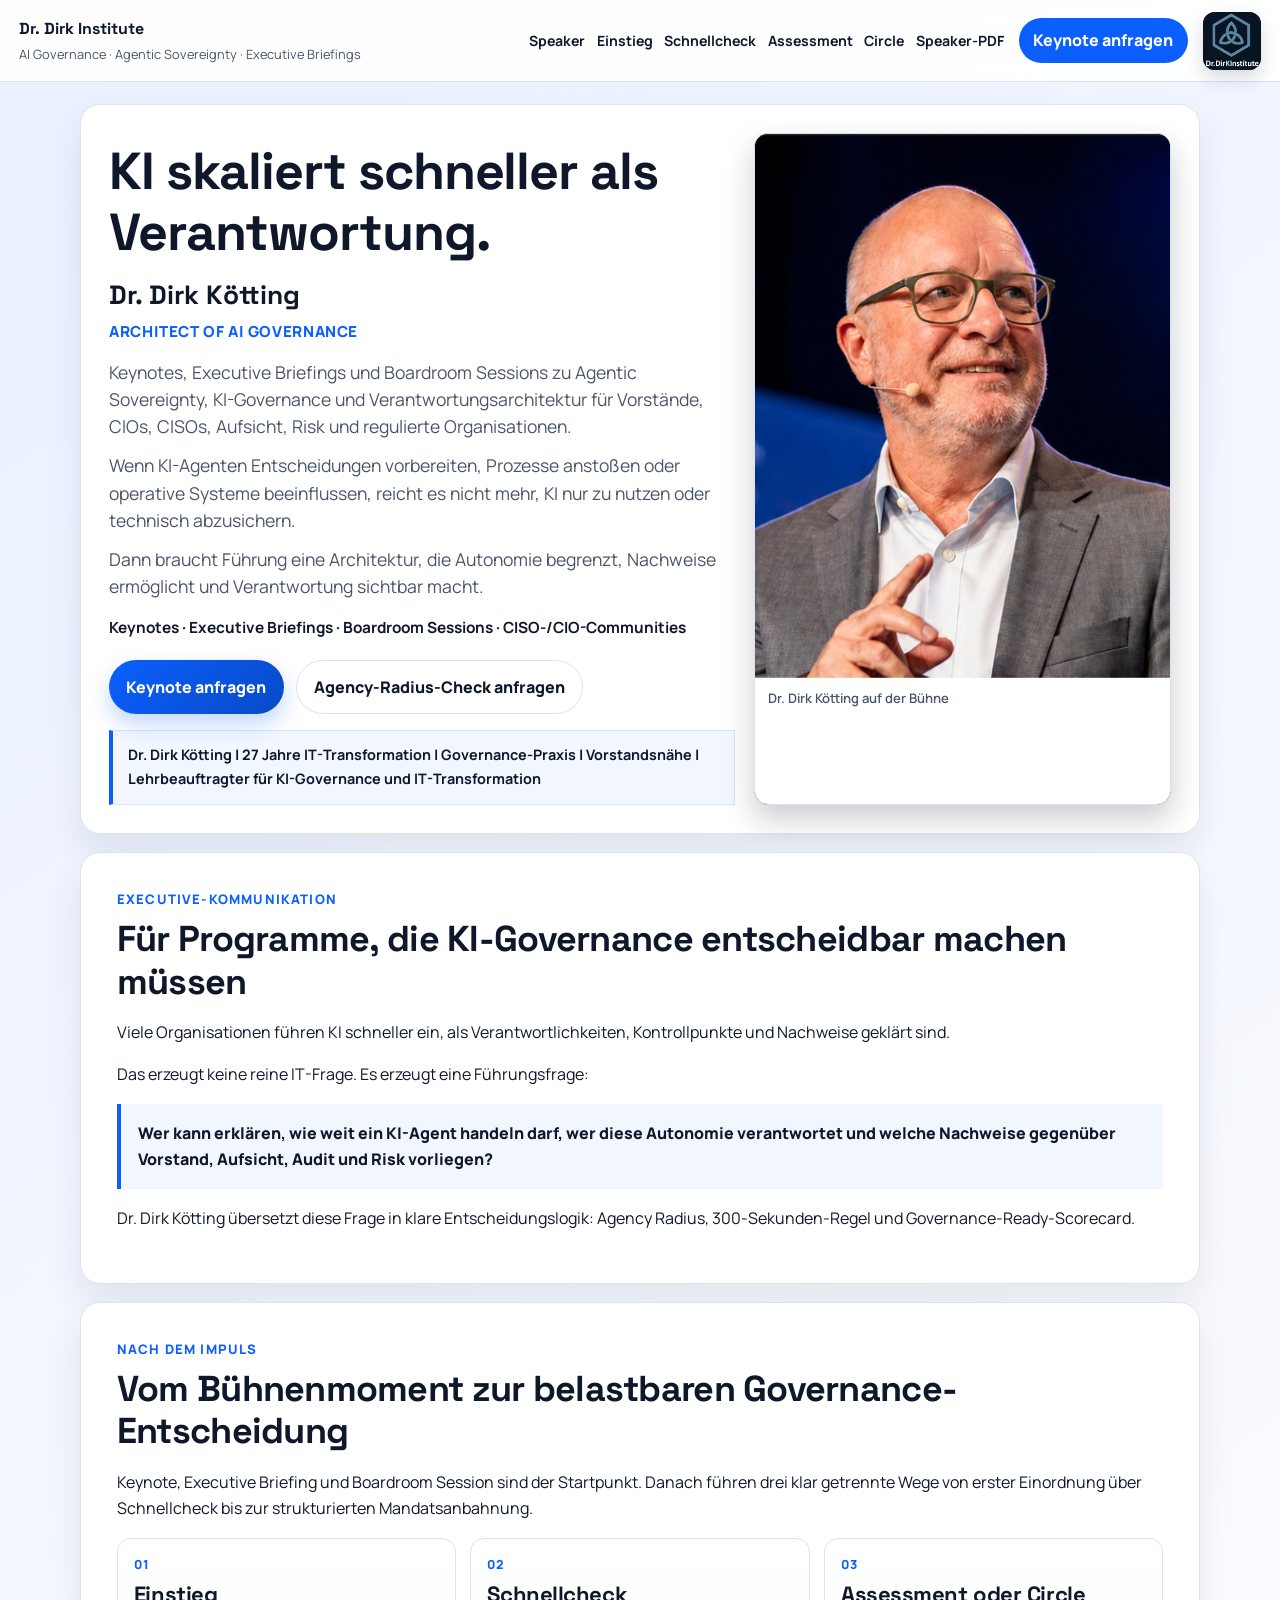
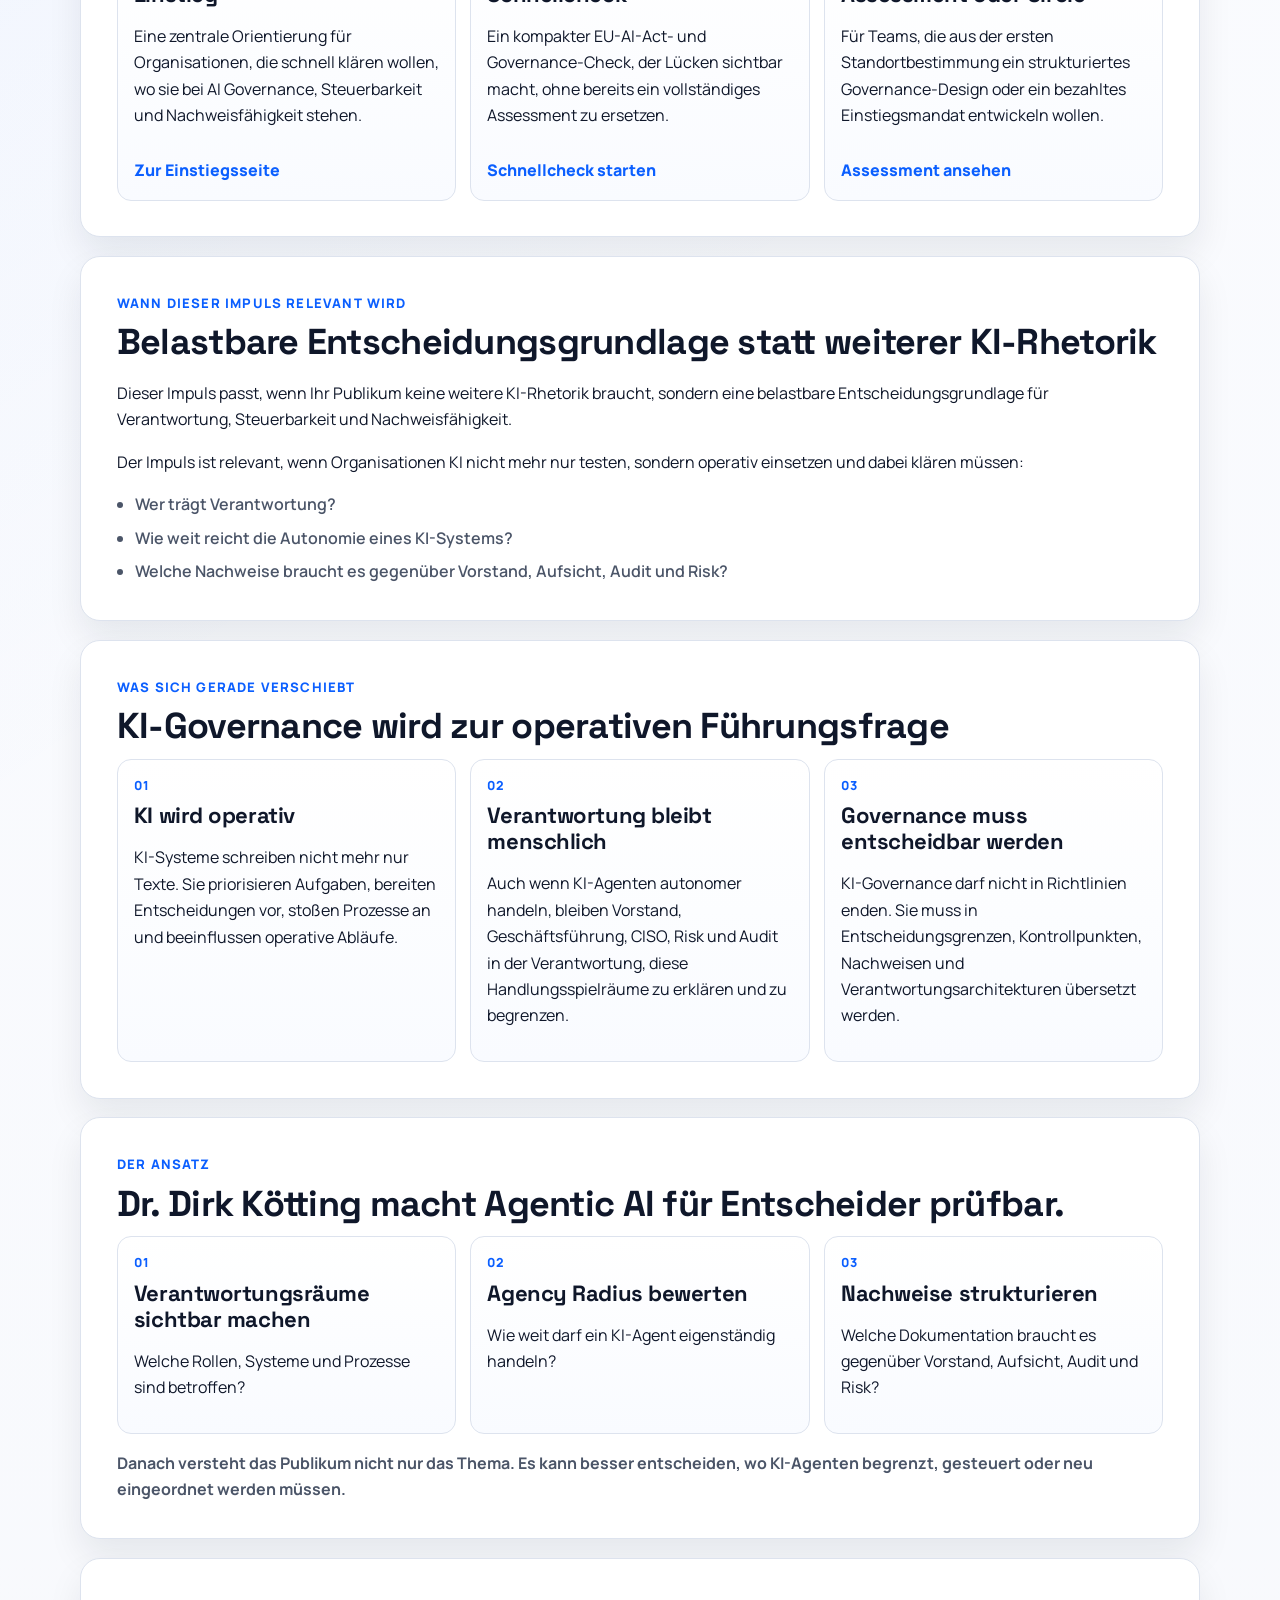
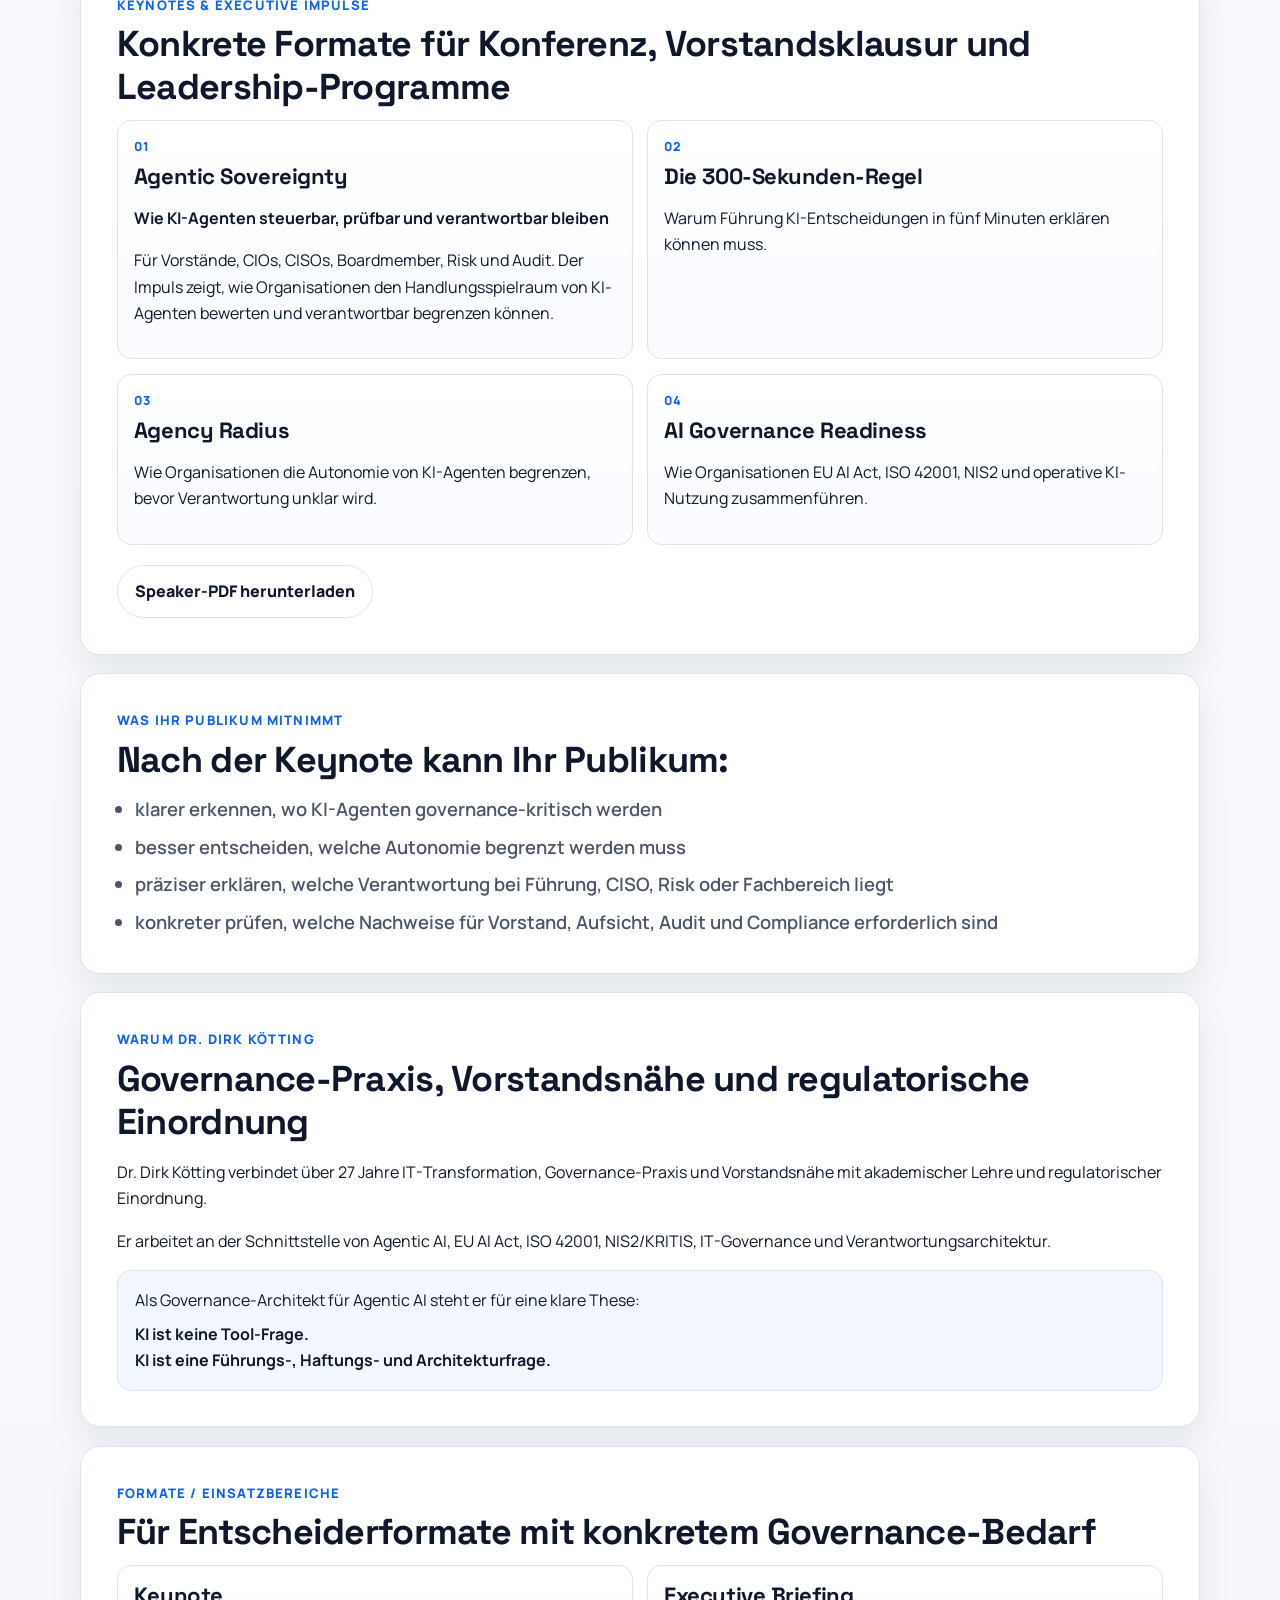
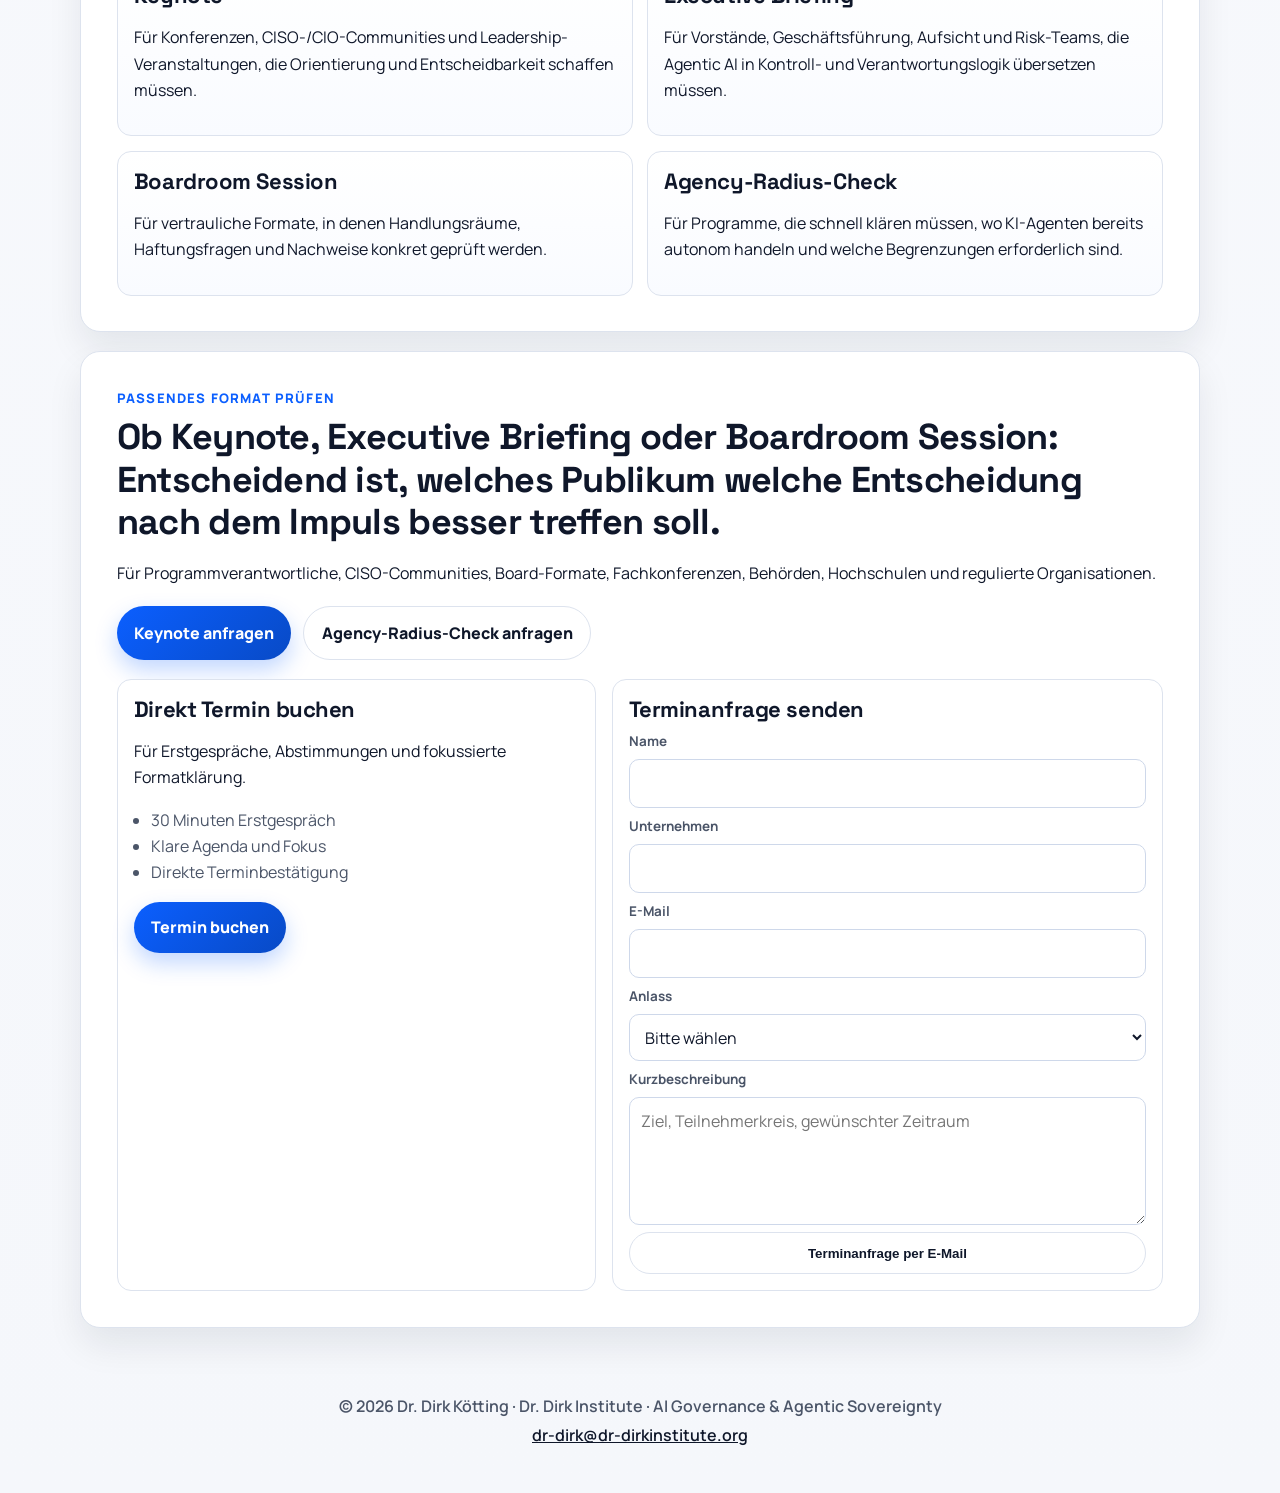
<file: index.html>
<!doctype html>
<html lang="de">
<head>
  <meta charset="utf-8" />
  <meta name="viewport" content="width=device-width, initial-scale=1" />
  <title>Dr. Dirk Kötting | AI Governance Keynotes</title>
  <meta name="description" content="Keynotes, Executive Briefings und Boardroom Sessions zu Agentic Sovereignty, KI-Governance und Verantwortungsarchitektur." />
  <link rel="preconnect" href="https://fonts.googleapis.com" />
  <link rel="preconnect" href="https://fonts.gstatic.com" crossorigin />
  <link href="https://fonts.googleapis.com/css2?family=Space+Grotesk:wght@500;700&family=Manrope:wght@400;500;700;800&display=swap" rel="stylesheet" />
  <link rel="stylesheet" href="styles.css" />
</head>
<body>
  <header class="site-header">
    <div class="logo-wrap">
      <p class="kicker">Dr. Dirk Institute</p>
      <p class="logo-sub">AI Governance · Agentic Sovereignty · Executive Briefings</p>
    </div>
    <nav class="main-nav" aria-label="Hauptnavigation">
      <a href="index.html">Speaker</a>
      <a href="splash.html">Einstieg</a>
      <a href="eu-ai-act-compliance-checker.html">Schnellcheck</a>
      <a href="agentic-sovereignty-assessment.html">Assessment</a>
      <a href="gemainsam.html">Circle</a>
      <a data-link="onepager" href="https://drive.google.com/file/d/1J7lSTzz60DhaYrTniKfcQm0hdtj6FaXG/view?usp=sharing" target="_blank" rel="noreferrer">Speaker-PDF</a>
    </nav>
    <a class="header-cta" href="mailto:dr-dirk@dr-dirkinstitute.org?subject=Anfrage%20Keynote">Keynote anfragen</a>
    <a class="brand-mark" href="index.html" aria-label="Dr. Dirk Institute Startseite">
      <img src="images/logo-dr-dirk-institute.png" alt="Dr. Dirk Institute Logo" />
    </a>
  </header>

  <main>
    <section class="hero reveal" id="top">
      <div class="hero-layout">
        <div class="hero-copy">
          <h1>KI skaliert schneller als Verantwortung.</h1>
          <p class="speaker-name">Dr. Dirk Kötting</p>
          <p class="hero-role">Architect of AI Governance</p>
          <p class="lead">Keynotes, Executive Briefings und Boardroom Sessions zu Agentic Sovereignty, KI-Governance und Verantwortungsarchitektur für Vorstände, CIOs, CISOs, Aufsicht, Risk und regulierte Organisationen.</p>
          <p class="lead">Wenn KI-Agenten Entscheidungen vorbereiten, Prozesse anstoßen oder operative Systeme beeinflussen, reicht es nicht mehr, KI nur zu nutzen oder technisch abzusichern.</p>
          <p class="lead">Dann braucht Führung eine Architektur, die Autonomie begrenzt, Nachweise ermöglicht und Verantwortung sichtbar macht.</p>
          <p class="hero-formats">Keynotes · Executive Briefings · Boardroom Sessions · CISO-/CIO-Communities</p>

          <div class="cta-row">
            <a class="btn btn-primary" href="mailto:dr-dirk@dr-dirkinstitute.org?subject=Anfrage%20Keynote">Keynote anfragen</a>
            <a class="btn btn-secondary" data-link="k3-test" href="mailto:dr-dirk@dr-dirkinstitute.org?subject=Anfrage%20Agency-Radius-Check" target="_blank" rel="noreferrer">Agency-Radius-Check anfragen</a>
          </div>

          <div class="authority-bar">
            Dr. Dirk Kötting | 27 Jahre IT-Transformation | Governance-Praxis | Vorstandsnähe | Lehrbeauftragter für KI-Governance und IT-Transformation
          </div>
        </div>

        <figure class="hero-media">
          <img src="images/dirk-buehne.jpg" alt="Dr. Dirk Kötting auf der Bühne" />
          <figcaption>Dr. Dirk Kötting auf der Bühne</figcaption>
        </figure>
      </div>
    </section>

    <section class="panel reveal" id="programme">
      <p class="section-tag">Executive-Kommunikation</p>
      <h2>Für Programme, die KI-Governance entscheidbar machen müssen</h2>
      <p>Viele Organisationen führen KI schneller ein, als Verantwortlichkeiten, Kontrollpunkte und Nachweise geklärt sind.</p>
      <p>Das erzeugt keine reine IT-Frage. Es erzeugt eine Führungsfrage:</p>
      <p class="emphasis">Wer kann erklären, wie weit ein KI-Agent handeln darf, wer diese Autonomie verantwortet und welche Nachweise gegenüber Vorstand, Aufsicht, Audit und Risk vorliegen?</p>
      <p>Dr. Dirk Kötting übersetzt diese Frage in klare Entscheidungslogik: Agency Radius, 300-Sekunden-Regel und Governance-Ready-Scorecard.</p>
    </section>

    <section class="panel reveal" id="mandatspfad">
      <p class="section-tag">Nach dem Impuls</p>
      <h2>Vom Bühnenmoment zur belastbaren Governance-Entscheidung</h2>
      <p>Keynote, Executive Briefing und Boardroom Session sind der Startpunkt. Danach führen drei klar getrennte Wege von erster Einordnung über Schnellcheck bis zur strukturierten Mandatsanbahnung.</p>
      <div class="cards value-grid">
        <article class="card">
          <p class="num">01</p>
          <h3>Einstieg</h3>
          <p>Eine zentrale Orientierung für Organisationen, die schnell klären wollen, wo sie bei AI Governance, Steuerbarkeit und Nachweisfähigkeit stehen.</p>
          <a class="text-link" href="splash.html">Zur Einstiegsseite</a>
        </article>
        <article class="card">
          <p class="num">02</p>
          <h3>Schnellcheck</h3>
          <p>Ein kompakter EU-AI-Act- und Governance-Check, der Lücken sichtbar macht, ohne bereits ein vollständiges Assessment zu ersetzen.</p>
          <a class="text-link" href="eu-ai-act-compliance-checker.html">Schnellcheck starten</a>
        </article>
        <article class="card">
          <p class="num">03</p>
          <h3>Assessment oder Circle</h3>
          <p>Für Teams, die aus der ersten Standortbestimmung ein strukturiertes Governance-Design oder ein bezahltes Einstiegsmandat entwickeln wollen.</p>
          <a class="text-link" href="agentic-sovereignty-assessment.html">Assessment ansehen</a>
        </article>
      </div>
    </section>

    <section class="panel reveal" id="relevanz">
      <p class="section-tag">Wann dieser Impuls relevant wird</p>
      <h2>Belastbare Entscheidungsgrundlage statt weiterer KI-Rhetorik</h2>
      <p>Dieser Impuls passt, wenn Ihr Publikum keine weitere KI-Rhetorik braucht, sondern eine belastbare Entscheidungsgrundlage für Verantwortung, Steuerbarkeit und Nachweisfähigkeit.</p>
      <p>Der Impuls ist relevant, wenn Organisationen KI nicht mehr nur testen, sondern operativ einsetzen und dabei klären müssen:</p>
      <ul class="clean-list">
        <li>Wer trägt Verantwortung?</li>
        <li>Wie weit reicht die Autonomie eines KI-Systems?</li>
        <li>Welche Nachweise braucht es gegenüber Vorstand, Aufsicht, Audit und Risk?</li>
      </ul>
    </section>

    <section class="panel reveal" id="verschiebung">
      <p class="section-tag">Was sich gerade verschiebt</p>
      <h2>KI-Governance wird zur operativen Führungsfrage</h2>
      <div class="cards value-grid">
        <article class="card">
          <p class="num">01</p>
          <h3>KI wird operativ</h3>
          <p>KI-Systeme schreiben nicht mehr nur Texte. Sie priorisieren Aufgaben, bereiten Entscheidungen vor, stoßen Prozesse an und beeinflussen operative Abläufe.</p>
        </article>
        <article class="card">
          <p class="num">02</p>
          <h3>Verantwortung bleibt menschlich</h3>
          <p>Auch wenn KI-Agenten autonomer handeln, bleiben Vorstand, Geschäftsführung, CISO, Risk und Audit in der Verantwortung, diese Handlungsspielräume zu erklären und zu begrenzen.</p>
        </article>
        <article class="card">
          <p class="num">03</p>
          <h3>Governance muss entscheidbar werden</h3>
          <p>KI-Governance darf nicht in Richtlinien enden. Sie muss in Entscheidungsgrenzen, Kontrollpunkten, Nachweisen und Verantwortungsarchitekturen übersetzt werden.</p>
        </article>
      </div>
    </section>

    <section class="panel reveal" id="ansatz">
      <p class="section-tag">Der Ansatz</p>
      <h2>Dr. Dirk Kötting macht Agentic AI für Entscheider prüfbar.</h2>
      <div class="cards value-grid">
        <article class="card">
          <p class="num">01</p>
          <h3>Verantwortungsräume sichtbar machen</h3>
          <p>Welche Rollen, Systeme und Prozesse sind betroffen?</p>
        </article>
        <article class="card">
          <p class="num">02</p>
          <h3>Agency Radius bewerten</h3>
          <p>Wie weit darf ein KI-Agent eigenständig handeln?</p>
        </article>
        <article class="card">
          <p class="num">03</p>
          <h3>Nachweise strukturieren</h3>
          <p>Welche Dokumentation braucht es gegenüber Vorstand, Aufsicht, Audit und Risk?</p>
        </article>
      </div>
      <p class="takeaways">Danach versteht das Publikum nicht nur das Thema. Es kann besser entscheiden, wo KI-Agenten begrenzt, gesteuert oder neu eingeordnet werden müssen.</p>
    </section>

    <section class="panel reveal" id="keynotes">
      <p class="section-tag">Keynotes & Executive Impulse</p>
      <h2>Konkrete Formate für Konferenz, Vorstandsklausur und Leadership-Programme</h2>
      <div class="cards topic-grid">
        <article class="card">
          <p class="num">01</p>
          <h3>Agentic Sovereignty</h3>
          <p><strong>Wie KI-Agenten steuerbar, prüfbar und verantwortbar bleiben</strong></p>
          <p>Für Vorstände, CIOs, CISOs, Boardmember, Risk und Audit. Der Impuls zeigt, wie Organisationen den Handlungsspielraum von KI-Agenten bewerten und verantwortbar begrenzen können.</p>
        </article>
        <article class="card">
          <p class="num">02</p>
          <h3>Die 300-Sekunden-Regel</h3>
          <p>Warum Führung KI-Entscheidungen in fünf Minuten erklären können muss.</p>
        </article>
        <article class="card">
          <p class="num">03</p>
          <h3>Agency Radius</h3>
          <p>Wie Organisationen die Autonomie von KI-Agenten begrenzen, bevor Verantwortung unklar wird.</p>
        </article>
        <article class="card">
          <p class="num">04</p>
          <h3>AI Governance Readiness</h3>
          <p>Wie Organisationen EU AI Act, ISO 42001, NIS2 und operative KI-Nutzung zusammenführen.</p>
        </article>
      </div>
      <div class="cta-row">
        <a class="btn btn-secondary" data-link="onepager" href="https://drive.google.com/file/d/1J7lSTzz60DhaYrTniKfcQm0hdtj6FaXG/view?usp=sharing">Speaker-PDF herunterladen</a>
      </div>
    </section>

    <section class="panel reveal" id="mitnahme">
      <p class="section-tag">Was Ihr Publikum mitnimmt</p>
      <h2>Nach der Keynote kann Ihr Publikum:</h2>
      <ul class="clean-list impact-list">
        <li>klarer erkennen, wo KI-Agenten governance-kritisch werden</li>
        <li>besser entscheiden, welche Autonomie begrenzt werden muss</li>
        <li>präziser erklären, welche Verantwortung bei Führung, CISO, Risk oder Fachbereich liegt</li>
        <li>konkreter prüfen, welche Nachweise für Vorstand, Aufsicht, Audit und Compliance erforderlich sind</li>
      </ul>
    </section>

    <section class="panel reveal" id="warum">
      <p class="section-tag">Warum Dr. Dirk Kötting</p>
      <h2>Governance-Praxis, Vorstandsnähe und regulatorische Einordnung</h2>
      <p>Dr. Dirk Kötting verbindet über 27 Jahre IT-Transformation, Governance-Praxis und Vorstandsnähe mit akademischer Lehre und regulatorischer Einordnung.</p>
      <p>Er arbeitet an der Schnittstelle von Agentic AI, EU AI Act, ISO 42001, NIS2/KRITIS, IT-Governance und Verantwortungsarchitektur.</p>
      <div class="thesis">
        <p>Als Governance-Architekt für Agentic AI steht er für eine klare These:</p>
        <p><strong>KI ist keine Tool-Frage.<br />KI ist eine Führungs-, Haftungs- und Architekturfrage.</strong></p>
      </div>
    </section>

    <section class="panel reveal" id="formate">
      <p class="section-tag">Formate / Einsatzbereiche</p>
      <h2>Für Entscheiderformate mit konkretem Governance-Bedarf</h2>
      <div class="cards topic-grid">
        <article class="card">
          <h3>Keynote</h3>
          <p>Für Konferenzen, CISO-/CIO-Communities und Leadership-Veranstaltungen, die Orientierung und Entscheidbarkeit schaffen müssen.</p>
        </article>
        <article class="card">
          <h3>Executive Briefing</h3>
          <p>Für Vorstände, Geschäftsführung, Aufsicht und Risk-Teams, die Agentic AI in Kontroll- und Verantwortungslogik übersetzen müssen.</p>
        </article>
        <article class="card">
          <h3>Boardroom Session</h3>
          <p>Für vertrauliche Formate, in denen Handlungsräume, Haftungsfragen und Nachweise konkret geprüft werden.</p>
        </article>
        <article class="card">
          <h3>Agency-Radius-Check</h3>
          <p>Für Programme, die schnell klären müssen, wo KI-Agenten bereits autonom handeln und welche Begrenzungen erforderlich sind.</p>
        </article>
      </div>
    </section>

    <section class="panel reveal" id="kontakt">
      <p class="section-tag">Passendes Format prüfen</p>
      <h2>Ob Keynote, Executive Briefing oder Boardroom Session: Entscheidend ist, welches Publikum welche Entscheidung nach dem Impuls besser treffen soll.</h2>
      <p>Für Programmverantwortliche, CISO-Communities, Board-Formate, Fachkonferenzen, Behörden, Hochschulen und regulierte Organisationen.</p>

      <div class="cta-row">
        <a class="btn btn-primary" href="mailto:dr-dirk@dr-dirkinstitute.org?subject=Anfrage%20Keynote">Keynote anfragen</a>
        <a class="btn btn-secondary" data-link="k3-test" href="mailto:dr-dirk@dr-dirkinstitute.org?subject=Anfrage%20Agency-Radius-Check" target="_blank" rel="noreferrer">Agency-Radius-Check anfragen</a>
      </div>

      <div class="booking-grid contact-grid">
        <article class="booking-card">
          <h3>Direkt Termin buchen</h3>
          <p>Für Erstgespräche, Abstimmungen und fokussierte Formatklärung.</p>
          <ul>
            <li>30 Minuten Erstgespräch</li>
            <li>Klare Agenda und Fokus</li>
            <li>Direkte Terminbestätigung</li>
          </ul>
          <a class="btn btn-primary" data-link="terminbuchung" href="https://terminbuchung-ten.vercel.app/" target="_blank" rel="noreferrer">Termin buchen</a>
        </article>

        <article class="booking-card">
          <h3>Terminanfrage senden</h3>
          <form id="terminanfrage-form" class="booking-form">
            <label for="name">Name</label>
            <input id="name" name="name" type="text" required />

            <label for="unternehmen">Unternehmen</label>
            <input id="unternehmen" name="unternehmen" type="text" required />

            <label for="email">E-Mail</label>
            <input id="email" name="email" type="email" required />

            <label for="anlass">Anlass</label>
            <select id="anlass" name="anlass" required>
              <option value="">Bitte wählen</option>
              <option>Keynote</option>
              <option>Executive Briefing</option>
              <option>Boardroom Session</option>
              <option>Agency-Radius-Check</option>
            </select>

            <label for="nachricht">Kurzbeschreibung</label>
            <textarea id="nachricht" name="nachricht" rows="4" placeholder="Ziel, Teilnehmerkreis, gewünschter Zeitraum" required></textarea>

            <button class="btn btn-secondary" type="submit">Terminanfrage per E-Mail</button>
          </form>
        </article>
      </div>
    </section>
  </main>

  <footer class="site-footer">
    <p>© 2026 Dr. Dirk Kötting · Dr. Dirk Institute · AI Governance &amp; Agentic Sovereignty</p>
    <p><a href="mailto:dr-dirk@dr-dirkinstitute.org">dr-dirk@dr-dirkinstitute.org</a></p>
  </footer>

  <script src="script.js"></script>
</body>
</html>
</file>
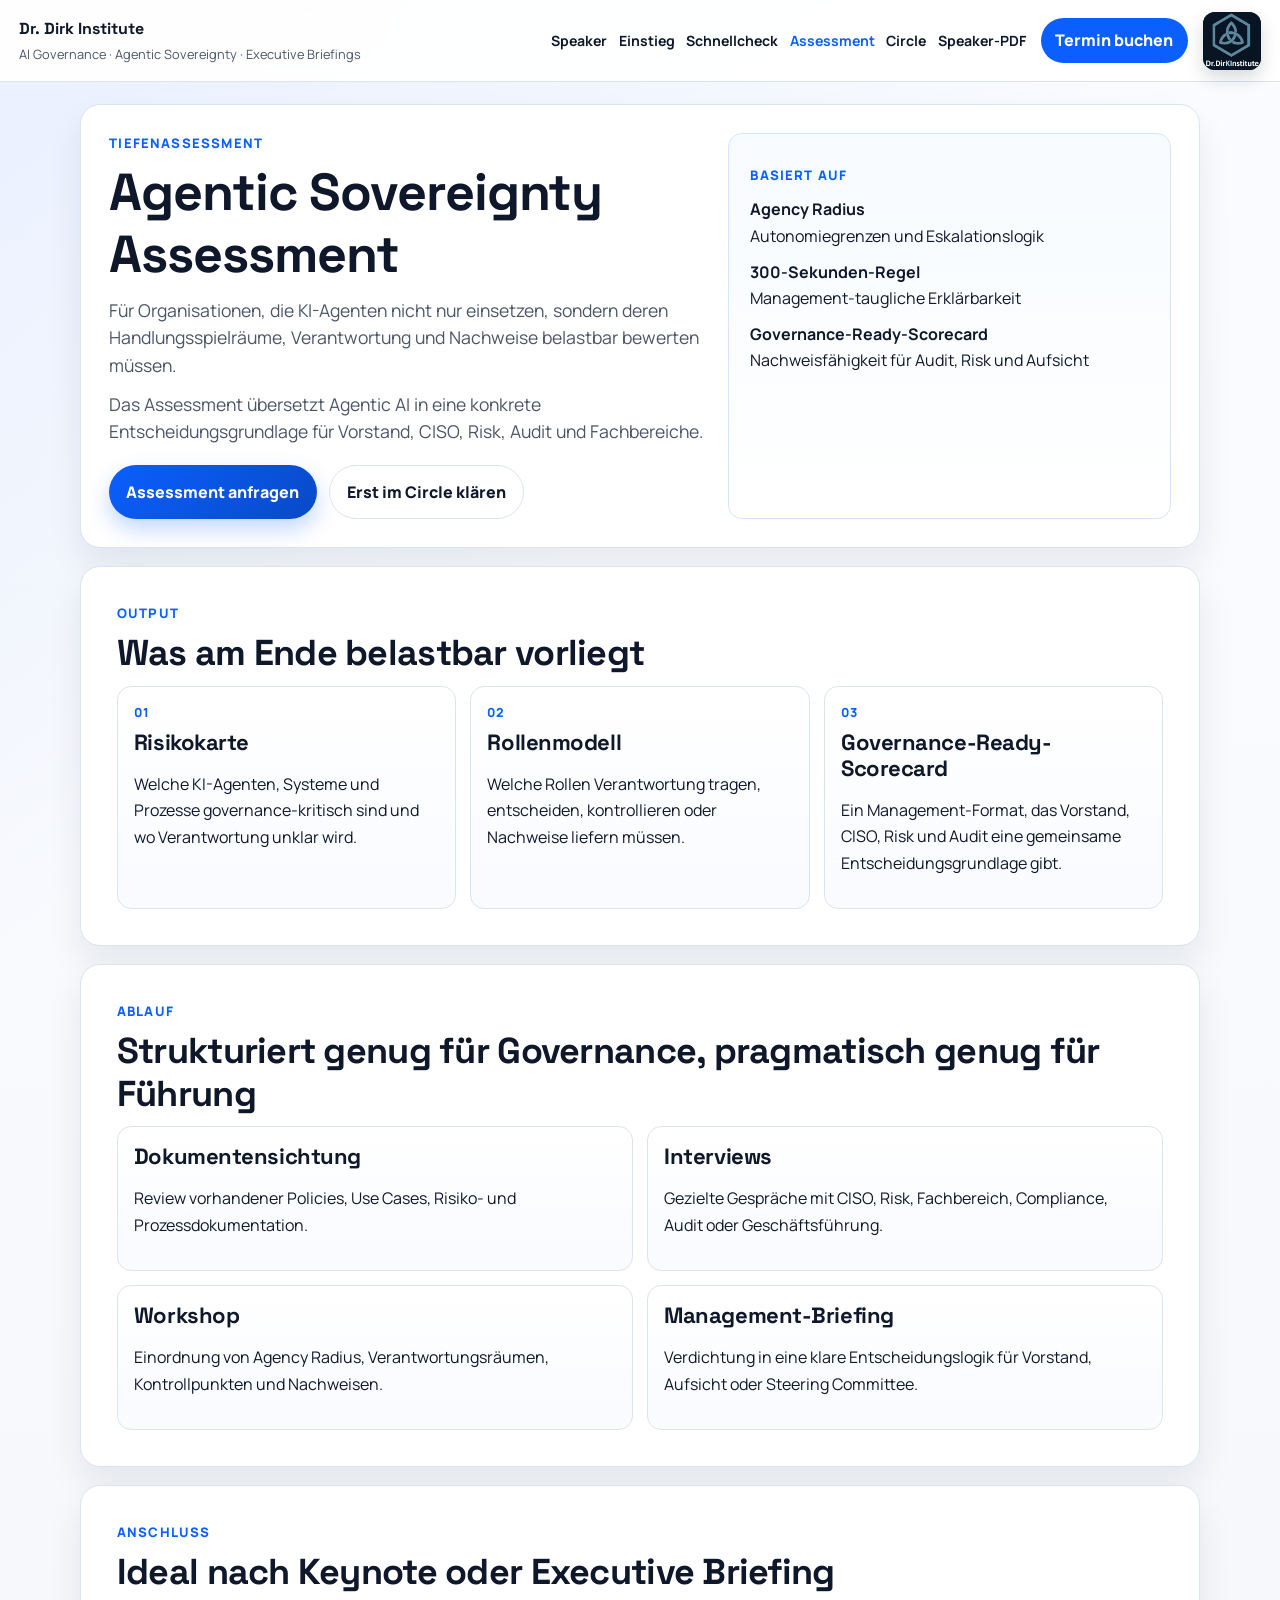
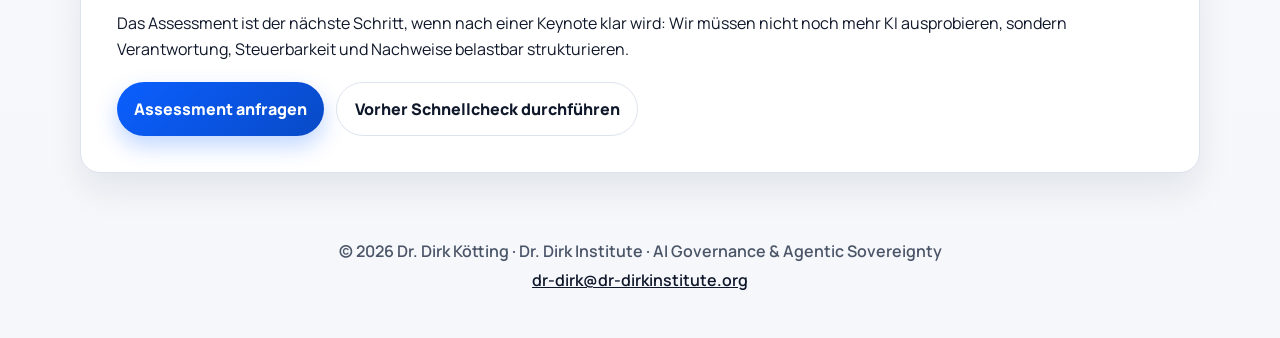
<file: agentic-sovereignty-assessment.html>
<!doctype html>
<html lang="de">
<head>
  <meta charset="utf-8" />
  <meta name="viewport" content="width=device-width, initial-scale=1" />
  <title>Agentic Sovereignty Assessment | Dr. Dirk Institute</title>
  <meta name="description" content="Strukturiertes Assessment für Agency Radius, Verantwortungsräume, Kontrollpunkte und Nachweise bei Agentic AI." />
  <link rel="preconnect" href="https://fonts.googleapis.com" />
  <link rel="preconnect" href="https://fonts.gstatic.com" crossorigin />
  <link href="https://fonts.googleapis.com/css2?family=Space+Grotesk:wght@500;700&family=Manrope:wght@400;500;700;800&display=swap" rel="stylesheet" />
  <link rel="stylesheet" href="styles.css" />
</head>
<body>
  <header class="site-header">
    <div class="logo-wrap">
      <p class="kicker">Dr. Dirk Institute</p>
      <p class="logo-sub">AI Governance · Agentic Sovereignty · Executive Briefings</p>
    </div>
    <nav class="main-nav" aria-label="Hauptnavigation">
      <a href="index.html">Speaker</a>
      <a href="splash.html">Einstieg</a>
      <a href="eu-ai-act-compliance-checker.html">Schnellcheck</a>
      <a href="agentic-sovereignty-assessment.html" aria-current="page">Assessment</a>
      <a href="gemainsam.html">Circle</a>
      <a data-link="onepager" href="https://drive.google.com/file/d/1J7lSTzz60DhaYrTniKfcQm0hdtj6FaXG/view?usp=sharing" target="_blank" rel="noreferrer">Speaker-PDF</a>
    </nav>
    <a class="header-cta" data-link="terminbuchung" href="https://terminbuchung-ten.vercel.app/" target="_blank" rel="noreferrer">Termin buchen</a>
    <a class="brand-mark" href="index.html" aria-label="Dr. Dirk Institute Startseite">
      <img src="images/logo-dr-dirk-institute.png" alt="Dr. Dirk Institute Logo" />
    </a>
  </header>

  <main>
    <section class="hero compact-hero reveal">
      <div class="hero-layout">
        <div class="hero-copy">
          <p class="section-tag">Tiefenassessment</p>
          <h1>Agentic Sovereignty Assessment</h1>
          <p class="lead">Für Organisationen, die KI-Agenten nicht nur einsetzen, sondern deren Handlungsspielräume, Verantwortung und Nachweise belastbar bewerten müssen.</p>
          <p class="lead">Das Assessment übersetzt Agentic AI in eine konkrete Entscheidungsgrundlage für Vorstand, CISO, Risk, Audit und Fachbereiche.</p>
          <div class="cta-row">
            <a class="btn btn-primary" href="mailto:dr-dirk@dr-dirkinstitute.org?subject=Anfrage%20Agentic%20Sovereignty%20Assessment">Assessment anfragen</a>
            <a class="btn btn-secondary" href="gemainsam.html">Erst im Circle klären</a>
          </div>
        </div>
        <div class="route-panel">
          <p class="section-tag">Basiert auf</p>
          <p><strong>Agency Radius</strong><br />Autonomiegrenzen und Eskalationslogik</p>
          <p><strong>300-Sekunden-Regel</strong><br />Management-taugliche Erklärbarkeit</p>
          <p><strong>Governance-Ready-Scorecard</strong><br />Nachweisfähigkeit für Audit, Risk und Aufsicht</p>
        </div>
      </div>
    </section>

    <section class="panel reveal">
      <p class="section-tag">Output</p>
      <h2>Was am Ende belastbar vorliegt</h2>
      <div class="cards value-grid">
        <article class="card">
          <p class="num">01</p>
          <h3>Risikokarte</h3>
          <p>Welche KI-Agenten, Systeme und Prozesse governance-kritisch sind und wo Verantwortung unklar wird.</p>
        </article>
        <article class="card">
          <p class="num">02</p>
          <h3>Rollenmodell</h3>
          <p>Welche Rollen Verantwortung tragen, entscheiden, kontrollieren oder Nachweise liefern müssen.</p>
        </article>
        <article class="card">
          <p class="num">03</p>
          <h3>Governance-Ready-Scorecard</h3>
          <p>Ein Management-Format, das Vorstand, CISO, Risk und Audit eine gemeinsame Entscheidungsgrundlage gibt.</p>
        </article>
      </div>
    </section>

    <section class="panel reveal">
      <p class="section-tag">Ablauf</p>
      <h2>Strukturiert genug für Governance, pragmatisch genug für Führung</h2>
      <div class="cards topic-grid">
        <article class="card">
          <h3>Dokumentensichtung</h3>
          <p>Review vorhandener Policies, Use Cases, Risiko- und Prozessdokumentation.</p>
        </article>
        <article class="card">
          <h3>Interviews</h3>
          <p>Gezielte Gespräche mit CISO, Risk, Fachbereich, Compliance, Audit oder Geschäftsführung.</p>
        </article>
        <article class="card">
          <h3>Workshop</h3>
          <p>Einordnung von Agency Radius, Verantwortungsräumen, Kontrollpunkten und Nachweisen.</p>
        </article>
        <article class="card">
          <h3>Management-Briefing</h3>
          <p>Verdichtung in eine klare Entscheidungslogik für Vorstand, Aufsicht oder Steering Committee.</p>
        </article>
      </div>
    </section>

    <section class="panel reveal">
      <p class="section-tag">Anschluss</p>
      <h2>Ideal nach Keynote oder Executive Briefing</h2>
      <p>Das Assessment ist der nächste Schritt, wenn nach einer Keynote klar wird: Wir müssen nicht noch mehr KI ausprobieren, sondern Verantwortung, Steuerbarkeit und Nachweise belastbar strukturieren.</p>
      <div class="cta-row">
        <a class="btn btn-primary" href="mailto:dr-dirk@dr-dirkinstitute.org?subject=Anfrage%20Agentic%20Sovereignty%20Assessment">Assessment anfragen</a>
        <a class="btn btn-secondary" href="eu-ai-act-compliance-checker.html">Vorher Schnellcheck durchführen</a>
      </div>
    </section>
  </main>

  <footer class="site-footer">
    <p>© 2026 Dr. Dirk Kötting · Dr. Dirk Institute · AI Governance &amp; Agentic Sovereignty</p>
    <p><a href="mailto:dr-dirk@dr-dirkinstitute.org">dr-dirk@dr-dirkinstitute.org</a></p>
  </footer>

  <script src="script.js"></script>
</body>
</html>
</file>
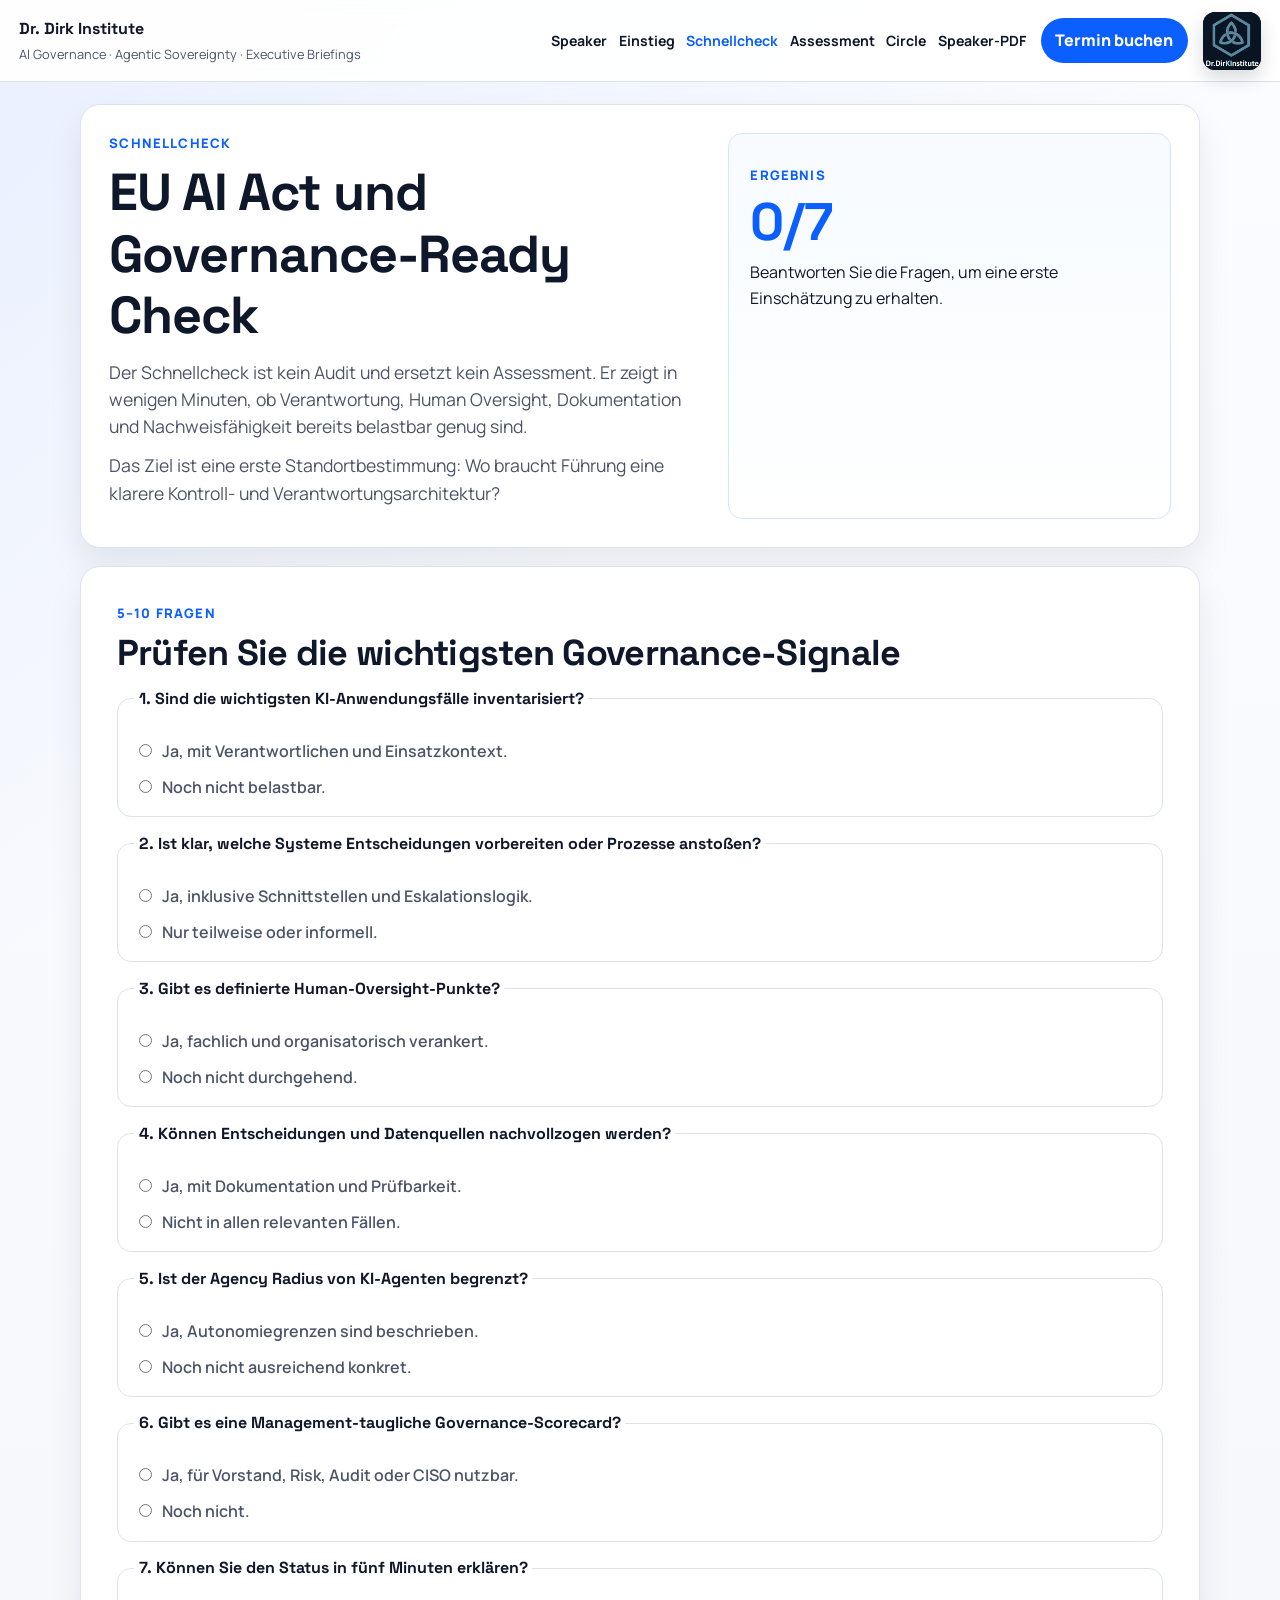
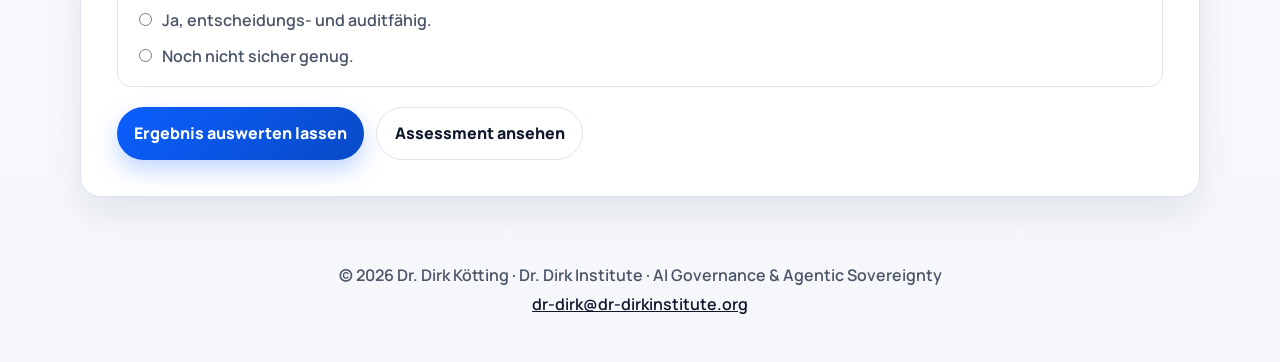
<file: eu-ai-act-compliance-checker.html>
<!doctype html>
<html lang="de">
<head>
  <meta charset="utf-8" />
  <meta name="viewport" content="width=device-width, initial-scale=1" />
  <title>EU AI Act Schnellcheck | Dr. Dirk Institute</title>
  <meta name="description" content="Kompakter Schnellcheck für EU AI Act, AI Governance, Human Oversight und Nachweisfähigkeit." />
  <link rel="preconnect" href="https://fonts.googleapis.com" />
  <link rel="preconnect" href="https://fonts.gstatic.com" crossorigin />
  <link href="https://fonts.googleapis.com/css2?family=Space+Grotesk:wght@500;700&family=Manrope:wght@400;500;700;800&display=swap" rel="stylesheet" />
  <link rel="stylesheet" href="styles.css" />
</head>
<body>
  <header class="site-header">
    <div class="logo-wrap">
      <p class="kicker">Dr. Dirk Institute</p>
      <p class="logo-sub">AI Governance · Agentic Sovereignty · Executive Briefings</p>
    </div>
    <nav class="main-nav" aria-label="Hauptnavigation">
      <a href="index.html">Speaker</a>
      <a href="splash.html">Einstieg</a>
      <a href="eu-ai-act-compliance-checker.html" aria-current="page">Schnellcheck</a>
      <a href="agentic-sovereignty-assessment.html">Assessment</a>
      <a href="gemainsam.html">Circle</a>
      <a data-link="onepager" href="https://drive.google.com/file/d/1J7lSTzz60DhaYrTniKfcQm0hdtj6FaXG/view?usp=sharing" target="_blank" rel="noreferrer">Speaker-PDF</a>
    </nav>
    <a class="header-cta" data-link="terminbuchung" href="https://terminbuchung-ten.vercel.app/" target="_blank" rel="noreferrer">Termin buchen</a>
    <a class="brand-mark" href="index.html" aria-label="Dr. Dirk Institute Startseite">
      <img src="images/logo-dr-dirk-institute.png" alt="Dr. Dirk Institute Logo" />
    </a>
  </header>

  <main>
    <section class="hero compact-hero reveal">
      <div class="hero-layout">
        <div class="hero-copy">
          <p class="section-tag">Schnellcheck</p>
          <h1>EU AI Act und Governance-Ready Check</h1>
          <p class="lead">Der Schnellcheck ist kein Audit und ersetzt kein Assessment. Er zeigt in wenigen Minuten, ob Verantwortung, Human Oversight, Dokumentation und Nachweisfähigkeit bereits belastbar genug sind.</p>
          <p class="lead">Das Ziel ist eine erste Standortbestimmung: Wo braucht Führung eine klarere Kontroll- und Verantwortungsarchitektur?</p>
        </div>
        <div class="route-panel">
          <p class="section-tag">Ergebnis</p>
          <p class="score-number" id="score-number">0/7</p>
          <p id="score-text">Beantworten Sie die Fragen, um eine erste Einschätzung zu erhalten.</p>
        </div>
      </div>
    </section>

    <section class="panel reveal">
      <p class="section-tag">5–10 Fragen</p>
      <h2>Prüfen Sie die wichtigsten Governance-Signale</h2>
      <form class="checker-form" id="governance-check-form">
        <fieldset>
          <legend>1. Sind die wichtigsten KI-Anwendungsfälle inventarisiert?</legend>
          <label><input type="radio" name="q1" value="1" /> Ja, mit Verantwortlichen und Einsatzkontext.</label>
          <label><input type="radio" name="q1" value="0" /> Noch nicht belastbar.</label>
        </fieldset>
        <fieldset>
          <legend>2. Ist klar, welche Systeme Entscheidungen vorbereiten oder Prozesse anstoßen?</legend>
          <label><input type="radio" name="q2" value="1" /> Ja, inklusive Schnittstellen und Eskalationslogik.</label>
          <label><input type="radio" name="q2" value="0" /> Nur teilweise oder informell.</label>
        </fieldset>
        <fieldset>
          <legend>3. Gibt es definierte Human-Oversight-Punkte?</legend>
          <label><input type="radio" name="q3" value="1" /> Ja, fachlich und organisatorisch verankert.</label>
          <label><input type="radio" name="q3" value="0" /> Noch nicht durchgehend.</label>
        </fieldset>
        <fieldset>
          <legend>4. Können Entscheidungen und Datenquellen nachvollzogen werden?</legend>
          <label><input type="radio" name="q4" value="1" /> Ja, mit Dokumentation und Prüfbarkeit.</label>
          <label><input type="radio" name="q4" value="0" /> Nicht in allen relevanten Fällen.</label>
        </fieldset>
        <fieldset>
          <legend>5. Ist der Agency Radius von KI-Agenten begrenzt?</legend>
          <label><input type="radio" name="q5" value="1" /> Ja, Autonomiegrenzen sind beschrieben.</label>
          <label><input type="radio" name="q5" value="0" /> Noch nicht ausreichend konkret.</label>
        </fieldset>
        <fieldset>
          <legend>6. Gibt es eine Management-taugliche Governance-Scorecard?</legend>
          <label><input type="radio" name="q6" value="1" /> Ja, für Vorstand, Risk, Audit oder CISO nutzbar.</label>
          <label><input type="radio" name="q6" value="0" /> Noch nicht.</label>
        </fieldset>
        <fieldset>
          <legend>7. Können Sie den Status in fünf Minuten erklären?</legend>
          <label><input type="radio" name="q7" value="1" /> Ja, entscheidungs- und auditfähig.</label>
          <label><input type="radio" name="q7" value="0" /> Noch nicht sicher genug.</label>
        </fieldset>
      </form>

      <div class="cta-row">
        <a class="btn btn-primary" id="checker-mail-link" href="mailto:dr-dirk@dr-dirkinstitute.org?subject=Anfrage%20Schnellcheck-Auswertung">Ergebnis auswerten lassen</a>
        <a class="btn btn-secondary" href="agentic-sovereignty-assessment.html">Assessment ansehen</a>
      </div>
    </section>
  </main>

  <footer class="site-footer">
    <p>© 2026 Dr. Dirk Kötting · Dr. Dirk Institute · AI Governance &amp; Agentic Sovereignty</p>
    <p><a href="mailto:dr-dirk@dr-dirkinstitute.org">dr-dirk@dr-dirkinstitute.org</a></p>
  </footer>

  <script src="script.js"></script>
</body>
</html>
</file>
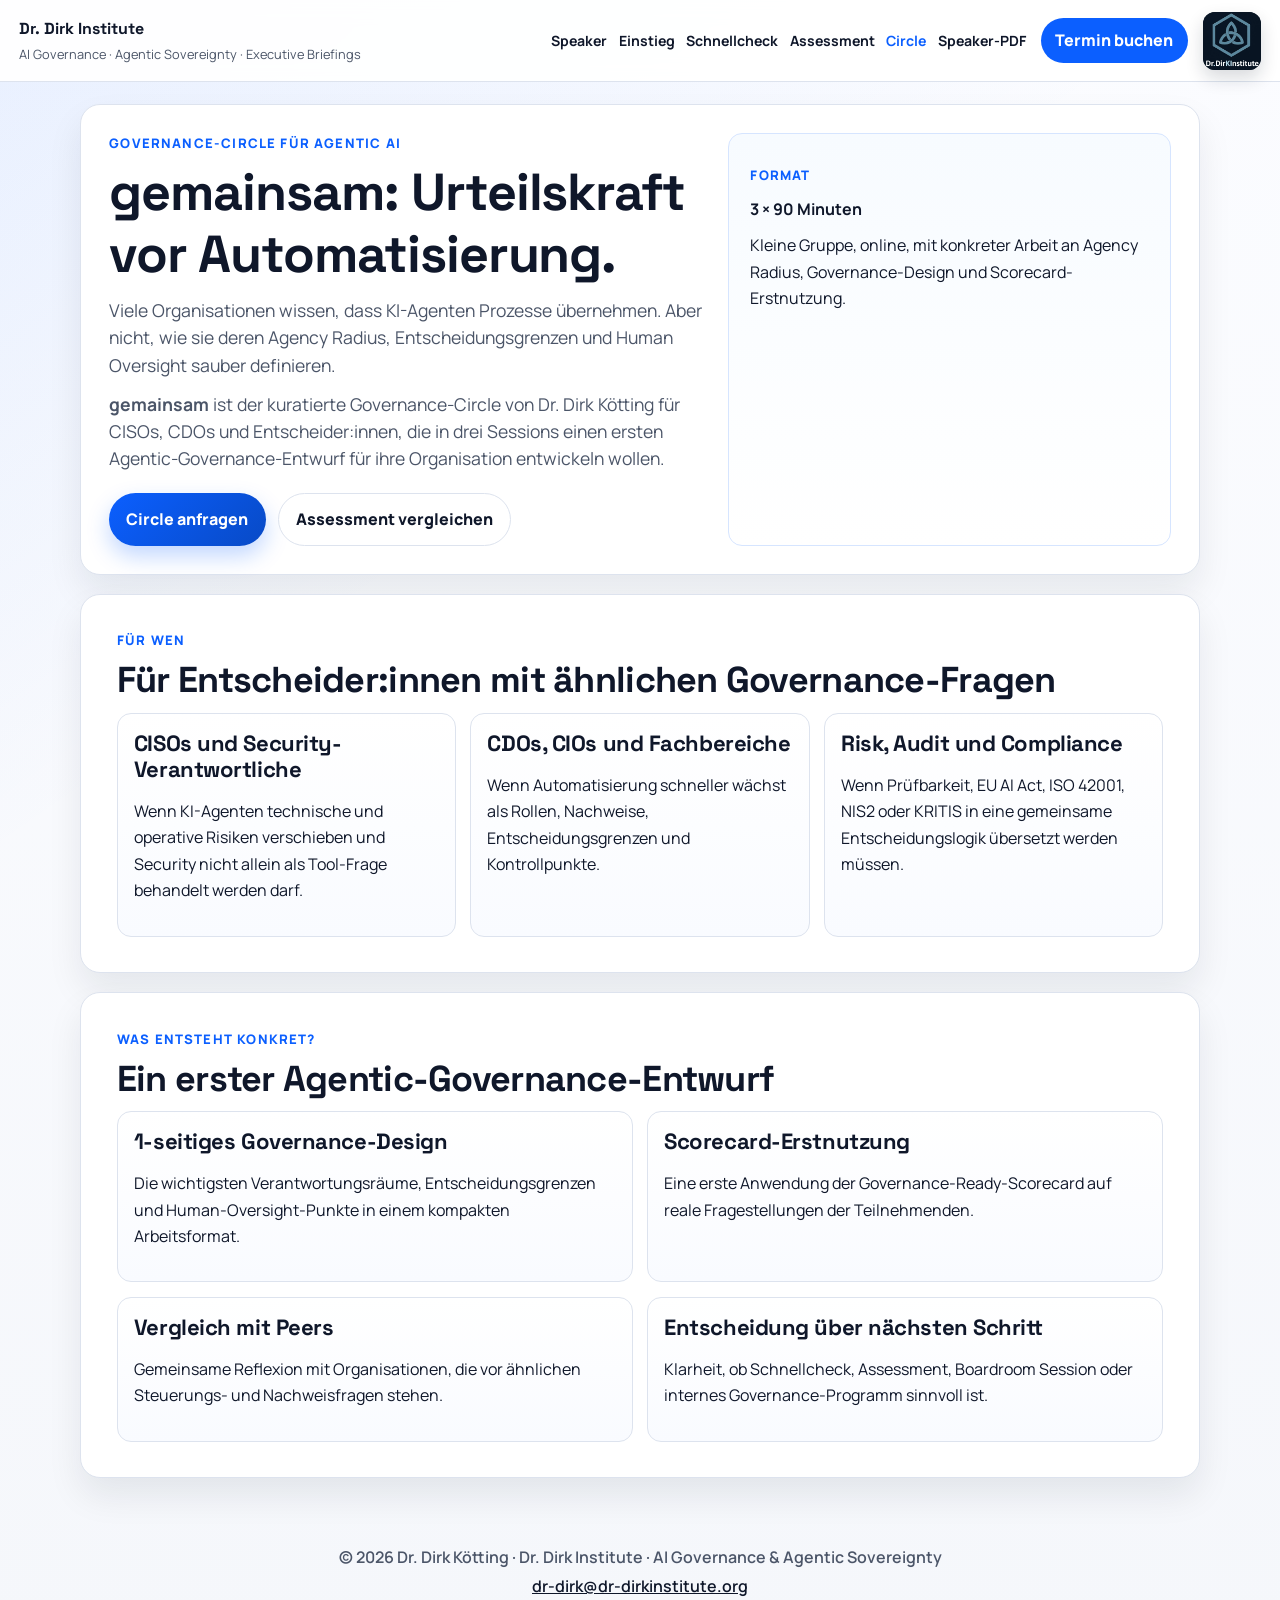
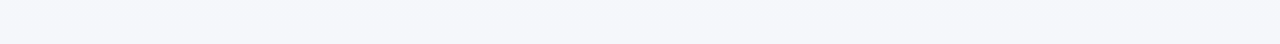
<file: gemainsam.html>
<!doctype html>
<html lang="de">
<head>
  <meta charset="utf-8" />
  <meta name="viewport" content="width=device-width, initial-scale=1" />
  <title>gemainsam Governance-Circle | Dr. Dirk Institute</title>
  <meta name="description" content="Governance-Circle für Agentic AI, Agency Radius, Human Oversight und verantwortbare Automatisierung." />
  <link rel="preconnect" href="https://fonts.googleapis.com" />
  <link rel="preconnect" href="https://fonts.gstatic.com" crossorigin />
  <link href="https://fonts.googleapis.com/css2?family=Space+Grotesk:wght@500;700&family=Manrope:wght@400;500;700;800&display=swap" rel="stylesheet" />
  <link rel="stylesheet" href="styles.css" />
</head>
<body>
  <header class="site-header">
    <div class="logo-wrap">
      <p class="kicker">Dr. Dirk Institute</p>
      <p class="logo-sub">AI Governance · Agentic Sovereignty · Executive Briefings</p>
    </div>
    <nav class="main-nav" aria-label="Hauptnavigation">
      <a href="index.html">Speaker</a>
      <a href="splash.html">Einstieg</a>
      <a href="eu-ai-act-compliance-checker.html">Schnellcheck</a>
      <a href="agentic-sovereignty-assessment.html">Assessment</a>
      <a href="gemainsam.html" aria-current="page">Circle</a>
      <a data-link="onepager" href="https://drive.google.com/file/d/1J7lSTzz60DhaYrTniKfcQm0hdtj6FaXG/view?usp=sharing" target="_blank" rel="noreferrer">Speaker-PDF</a>
    </nav>
    <a class="header-cta" data-link="terminbuchung" href="https://terminbuchung-ten.vercel.app/" target="_blank" rel="noreferrer">Termin buchen</a>
    <a class="brand-mark" href="index.html" aria-label="Dr. Dirk Institute Startseite">
      <img src="images/logo-dr-dirk-institute.png" alt="Dr. Dirk Institute Logo" />
    </a>
  </header>

  <main>
    <section class="hero compact-hero reveal">
      <div class="hero-layout">
        <div class="hero-copy">
          <p class="section-tag">Governance-Circle für Agentic AI</p>
          <h1>gemainsam: Urteilskraft vor Automatisierung.</h1>
          <p class="lead">Viele Organisationen wissen, dass KI-Agenten Prozesse übernehmen. Aber nicht, wie sie deren Agency Radius, Entscheidungsgrenzen und Human Oversight sauber definieren.</p>
          <p class="lead"><strong>gemainsam</strong> ist der kuratierte Governance-Circle von Dr. Dirk Kötting für CISOs, CDOs und Entscheider:innen, die in drei Sessions einen ersten Agentic-Governance-Entwurf für ihre Organisation entwickeln wollen.</p>
          <div class="cta-row">
            <a class="btn btn-primary" href="mailto:dr-dirk@dr-dirkinstitute.org?subject=Anfrage%20gemainsam%20Governance-Circle">Circle anfragen</a>
            <a class="btn btn-secondary" href="agentic-sovereignty-assessment.html">Assessment vergleichen</a>
          </div>
        </div>
        <div class="route-panel">
          <p class="section-tag">Format</p>
          <p><strong>3 × 90 Minuten</strong></p>
          <p>Kleine Gruppe, online, mit konkreter Arbeit an Agency Radius, Governance-Design und Scorecard-Erstnutzung.</p>
        </div>
      </div>
    </section>

    <section class="panel reveal">
      <p class="section-tag">Für wen</p>
      <h2>Für Entscheider:innen mit ähnlichen Governance-Fragen</h2>
      <div class="cards value-grid">
        <article class="card">
          <h3>CISOs und Security-Verantwortliche</h3>
          <p>Wenn KI-Agenten technische und operative Risiken verschieben und Security nicht allein als Tool-Frage behandelt werden darf.</p>
        </article>
        <article class="card">
          <h3>CDOs, CIOs und Fachbereiche</h3>
          <p>Wenn Automatisierung schneller wächst als Rollen, Nachweise, Entscheidungsgrenzen und Kontrollpunkte.</p>
        </article>
        <article class="card">
          <h3>Risk, Audit und Compliance</h3>
          <p>Wenn Prüfbarkeit, EU AI Act, ISO 42001, NIS2 oder KRITIS in eine gemeinsame Entscheidungslogik übersetzt werden müssen.</p>
        </article>
      </div>
    </section>

    <section class="panel reveal">
      <p class="section-tag">Was entsteht konkret?</p>
      <h2>Ein erster Agentic-Governance-Entwurf</h2>
      <div class="cards topic-grid">
        <article class="card">
          <h3>1-seitiges Governance-Design</h3>
          <p>Die wichtigsten Verantwortungsräume, Entscheidungsgrenzen und Human-Oversight-Punkte in einem kompakten Arbeitsformat.</p>
        </article>
        <article class="card">
          <h3>Scorecard-Erstnutzung</h3>
          <p>Eine erste Anwendung der Governance-Ready-Scorecard auf reale Fragestellungen der Teilnehmenden.</p>
        </article>
        <article class="card">
          <h3>Vergleich mit Peers</h3>
          <p>Gemeinsame Reflexion mit Organisationen, die vor ähnlichen Steuerungs- und Nachweisfragen stehen.</p>
        </article>
        <article class="card">
          <h3>Entscheidung über nächsten Schritt</h3>
          <p>Klarheit, ob Schnellcheck, Assessment, Boardroom Session oder internes Governance-Programm sinnvoll ist.</p>
        </article>
      </div>
    </section>
  </main>

  <footer class="site-footer">
    <p>© 2026 Dr. Dirk Kötting · Dr. Dirk Institute · AI Governance &amp; Agentic Sovereignty</p>
    <p><a href="mailto:dr-dirk@dr-dirkinstitute.org">dr-dirk@dr-dirkinstitute.org</a></p>
  </footer>

  <script src="script.js"></script>
</body>
</html>
</file>
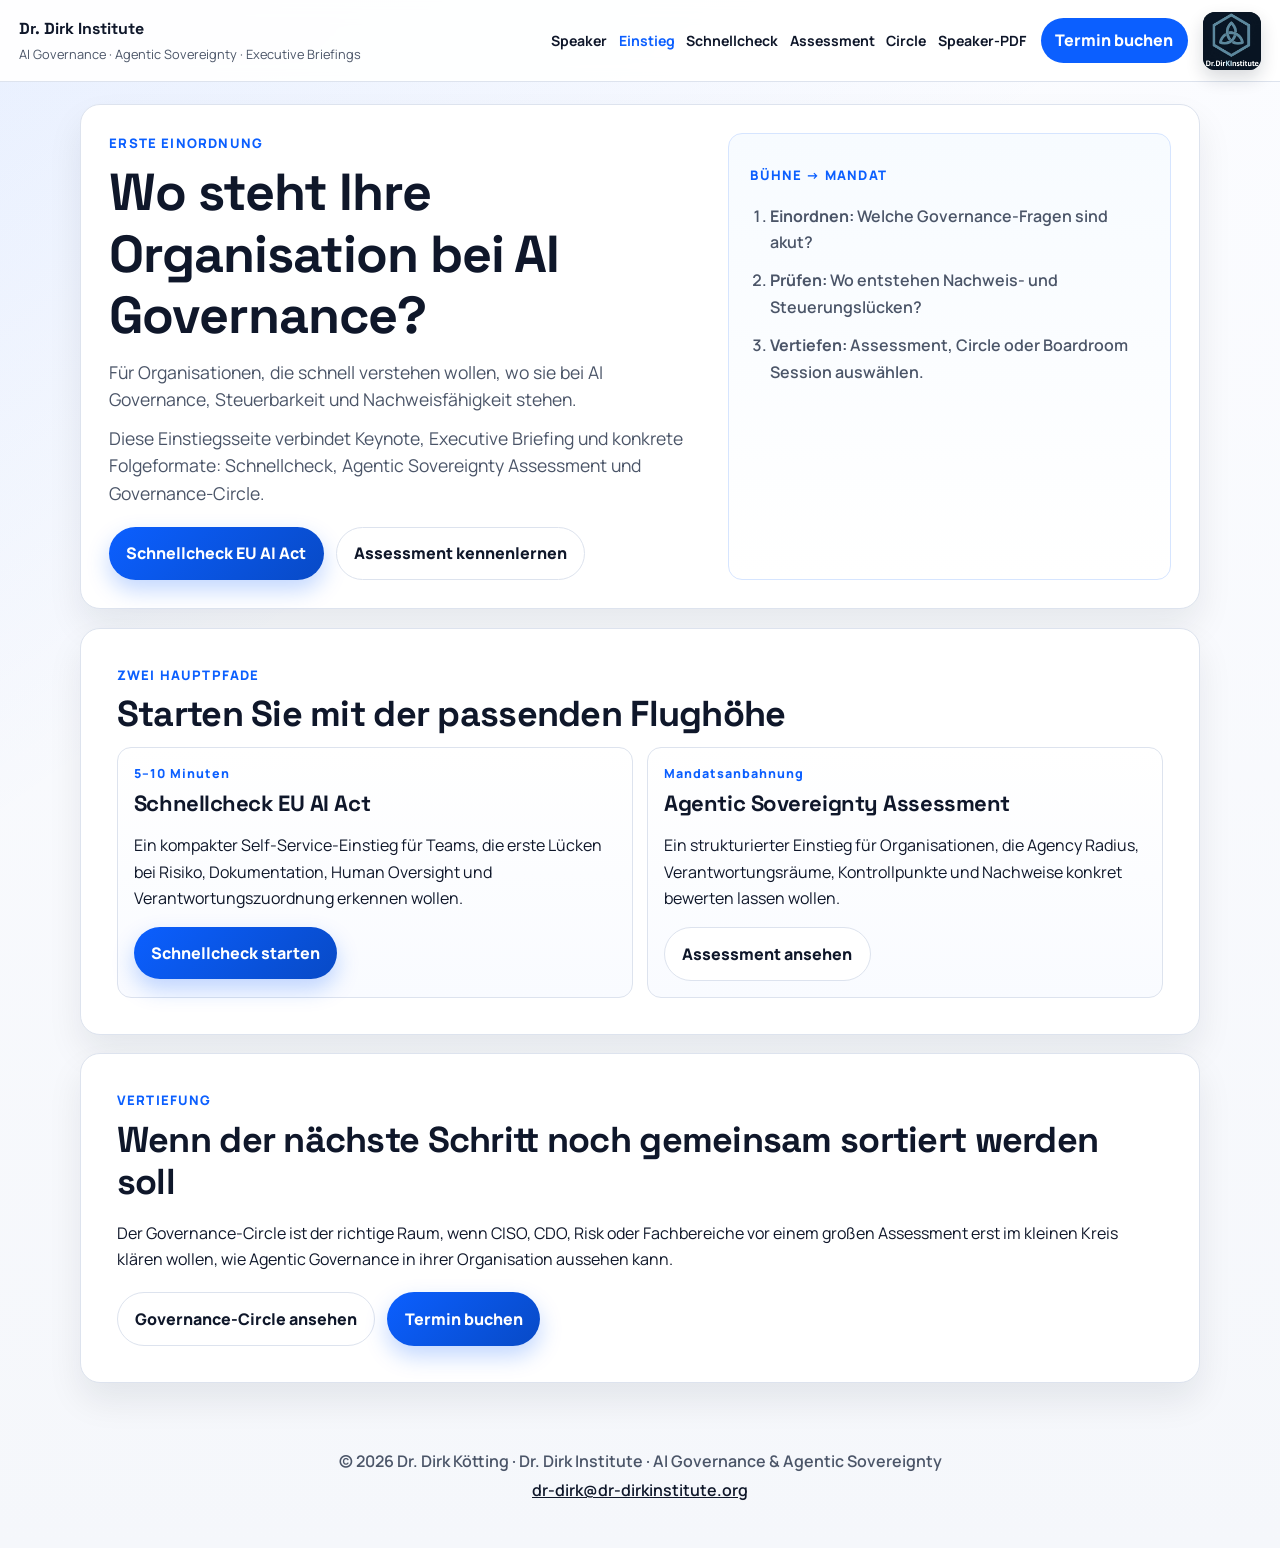
<file: splash.html>
<!doctype html>
<html lang="de">
<head>
  <meta charset="utf-8" />
  <meta name="viewport" content="width=device-width, initial-scale=1" />
  <title>AI Governance Einstieg | Dr. Dirk Institute</title>
  <meta name="description" content="Zentrale Einstiegsseite für AI Governance, Agentic Sovereignty, Steuerbarkeit und Nachweisfähigkeit." />
  <link rel="preconnect" href="https://fonts.googleapis.com" />
  <link rel="preconnect" href="https://fonts.gstatic.com" crossorigin />
  <link href="https://fonts.googleapis.com/css2?family=Space+Grotesk:wght@500;700&family=Manrope:wght@400;500;700;800&display=swap" rel="stylesheet" />
  <link rel="stylesheet" href="styles.css" />
</head>
<body>
  <header class="site-header">
    <div class="logo-wrap">
      <p class="kicker">Dr. Dirk Institute</p>
      <p class="logo-sub">AI Governance · Agentic Sovereignty · Executive Briefings</p>
    </div>
    <nav class="main-nav" aria-label="Hauptnavigation">
      <a href="index.html">Speaker</a>
      <a href="splash.html" aria-current="page">Einstieg</a>
      <a href="eu-ai-act-compliance-checker.html">Schnellcheck</a>
      <a href="agentic-sovereignty-assessment.html">Assessment</a>
      <a href="gemainsam.html">Circle</a>
      <a data-link="onepager" href="https://drive.google.com/file/d/1J7lSTzz60DhaYrTniKfcQm0hdtj6FaXG/view?usp=sharing" target="_blank" rel="noreferrer">Speaker-PDF</a>
    </nav>
    <a class="header-cta" data-link="terminbuchung" href="https://terminbuchung-ten.vercel.app/" target="_blank" rel="noreferrer">Termin buchen</a>
    <a class="brand-mark" href="index.html" aria-label="Dr. Dirk Institute Startseite">
      <img src="images/logo-dr-dirk-institute.png" alt="Dr. Dirk Institute Logo" />
    </a>
  </header>

  <main>
    <section class="hero compact-hero reveal" id="top">
      <div class="hero-layout">
        <div class="hero-copy">
          <p class="section-tag">Erste Einordnung</p>
          <h1>Wo steht Ihre Organisation bei AI Governance?</h1>
          <p class="lead">Für Organisationen, die schnell verstehen wollen, wo sie bei AI Governance, Steuerbarkeit und Nachweisfähigkeit stehen.</p>
          <p class="lead">Diese Einstiegsseite verbindet Keynote, Executive Briefing und konkrete Folgeformate: Schnellcheck, Agentic Sovereignty Assessment und Governance-Circle.</p>
          <div class="cta-row">
            <a class="btn btn-primary" href="eu-ai-act-compliance-checker.html">Schnellcheck EU AI Act</a>
            <a class="btn btn-secondary" href="agentic-sovereignty-assessment.html">Assessment kennenlernen</a>
          </div>
        </div>

        <div class="route-panel">
          <p class="section-tag">Bühne → Mandat</p>
          <ol class="route-list">
            <li><strong>Einordnen:</strong> Welche Governance-Fragen sind akut?</li>
            <li><strong>Prüfen:</strong> Wo entstehen Nachweis- und Steuerungslücken?</li>
            <li><strong>Vertiefen:</strong> Assessment, Circle oder Boardroom Session auswählen.</li>
          </ol>
        </div>
      </div>
    </section>

    <section class="panel reveal">
      <p class="section-tag">Zwei Hauptpfade</p>
      <h2>Starten Sie mit der passenden Flughöhe</h2>
      <div class="cards path-grid">
        <article class="card">
          <p class="num">5–10 Minuten</p>
          <h3>Schnellcheck EU AI Act</h3>
          <p>Ein kompakter Self-Service-Einstieg für Teams, die erste Lücken bei Risiko, Dokumentation, Human Oversight und Verantwortungszuordnung erkennen wollen.</p>
          <a class="btn btn-primary" href="eu-ai-act-compliance-checker.html">Schnellcheck starten</a>
        </article>
        <article class="card">
          <p class="num">Mandatsanbahnung</p>
          <h3>Agentic Sovereignty Assessment</h3>
          <p>Ein strukturierter Einstieg für Organisationen, die Agency Radius, Verantwortungsräume, Kontrollpunkte und Nachweise konkret bewerten lassen wollen.</p>
          <a class="btn btn-secondary" href="agentic-sovereignty-assessment.html">Assessment ansehen</a>
        </article>
      </div>
    </section>

    <section class="panel reveal">
      <p class="section-tag">Vertiefung</p>
      <h2>Wenn der nächste Schritt noch gemeinsam sortiert werden soll</h2>
      <p>Der Governance-Circle ist der richtige Raum, wenn CISO, CDO, Risk oder Fachbereiche vor einem großen Assessment erst im kleinen Kreis klären wollen, wie Agentic Governance in ihrer Organisation aussehen kann.</p>
      <div class="cta-row">
        <a class="btn btn-secondary" href="gemainsam.html">Governance-Circle ansehen</a>
        <a class="btn btn-primary" data-link="terminbuchung" href="https://terminbuchung-ten.vercel.app/" target="_blank" rel="noreferrer">Termin buchen</a>
      </div>
    </section>
  </main>

  <footer class="site-footer">
    <p>© 2026 Dr. Dirk Kötting · Dr. Dirk Institute · AI Governance &amp; Agentic Sovereignty</p>
    <p><a href="mailto:dr-dirk@dr-dirkinstitute.org">dr-dirk@dr-dirkinstitute.org</a></p>
  </footer>

  <script src="script.js"></script>
</body>
</html>
</file>
<file: styles.css>
﻿:root {
  --bg: #f5f7fb;
  --surface: #ffffff;
  --ink: #0f172a;
  --muted: #4b5568;
  --line: #dde3ee;
  --brand: #0b5fff;
  --brand-strong: #084ac6;
  --accent: #0b5fff;
  --radius-lg: 20px;
  --radius-md: 14px;
  --shadow: 0 18px 35px rgba(15, 23, 42, 0.08);
}

* {
  box-sizing: border-box;
}

html,
body {
  margin: 0;
  padding: 0;
}

body {
  font-family: "Manrope", "Segoe UI", sans-serif;
  color: var(--ink);
  background:
    linear-gradient(145deg, rgba(11, 95, 255, 0.08), transparent 34%),
    linear-gradient(180deg, #fbfcff 0%, var(--bg) 100%);
  line-height: 1.65;
}

.site-header {
  position: sticky;
  top: 0;
  z-index: 25;
  display: grid;
  grid-template-columns: minmax(220px, 1.6fr) auto auto auto;
  align-items: center;
  gap: 0.95rem;
  padding: 0.72rem 1.2rem;
  border-bottom: 1px solid var(--line);
  background: rgba(255, 255, 255, 0.92);
  backdrop-filter: blur(10px);
}

.kicker {
  margin: 0;
  font-family: "Space Grotesk", sans-serif;
  font-size: 1rem;
  font-weight: 700;
}

.logo-sub {
  margin: 0.1rem 0 0;
  color: var(--muted);
  font-size: 0.8rem;
}

.main-nav {
  display: flex;
  gap: 0.72rem;
}

.main-nav a {
  color: var(--ink);
  text-decoration: none;
  font-size: 0.88rem;
  font-weight: 700;
}

.main-nav a[aria-current="page"] {
  color: var(--brand);
}

.header-cta {
  justify-self: end;
  color: #fff;
  background: var(--brand);
  text-decoration: none;
  padding: 0.58rem 0.9rem;
  border-radius: 999px;
  font-weight: 800;
}

.brand-mark {
  justify-self: end;
  display: inline-flex;
  align-items: center;
  justify-content: center;
  width: 58px;
  height: 58px;
  border-radius: 12px;
  overflow: hidden;
  background: #071525;
  box-shadow: 0 8px 18px rgba(15, 23, 42, 0.16);
}

.brand-mark img {
  width: 100%;
  height: 100%;
  object-fit: cover;
  display: block;
}

main {
  width: min(1120px, 92vw);
  margin: 1.35rem auto 2.4rem;
}

.hero,
.panel {
  border: 1px solid var(--line);
  border-radius: var(--radius-lg);
  background: var(--surface);
  box-shadow: var(--shadow);
  padding: clamp(1.35rem, 2.8vw, 2.5rem);
  margin-bottom: 1.15rem;
}

.hero {
  padding: clamp(1.25rem, 2.2vw, 2rem);
}

.compact-hero .hero-layout {
  grid-template-columns: minmax(0, 1.15fr) minmax(280px, 0.85fr);
}

.compact-hero h1 {
  max-width: 22ch;
}

.section-tag {
  margin: 0;
  color: var(--accent);
  font-size: 0.82rem;
  text-transform: uppercase;
  letter-spacing: 0.09em;
  font-weight: 800;
}

h1,
h2,
h3 {
  font-family: "Space Grotesk", "Manrope", sans-serif;
  line-height: 1.18;
  letter-spacing: -0.02em;
  margin-top: 0;
}

h1 {
  margin-top: 0.5rem;
  margin-bottom: 0.65rem;
  font-size: clamp(2rem, 4.4vw, 3.25rem);
  max-width: 18ch;
}

h2 {
  margin-top: 0.45rem;
  margin-bottom: 0.7rem;
  font-size: clamp(1.5rem, 3.3vw, 2.25rem);
}

h3 {
  margin-bottom: 0.5rem;
  font-size: clamp(1.1rem, 2.2vw, 1.38rem);
}

.lead {
  max-width: 74ch;
  color: var(--muted);
  font-size: clamp(1rem, 2.1vw, 1.28rem);
}

.hero .lead {
  margin: 0.75rem 0;
  font-size: clamp(0.98rem, 1.55vw, 1.1rem);
  line-height: 1.55;
}

.speaker-name {
  margin: 0.2rem 0 0;
  color: var(--ink);
  font-family: "Space Grotesk", "Manrope", sans-serif;
  font-size: clamp(1.25rem, 2.4vw, 1.65rem);
  font-weight: 700;
}

.hero-role {
  margin: 0.1rem 0 0.9rem;
  color: var(--brand);
  font-size: 0.95rem;
  font-weight: 800;
  letter-spacing: 0.04em;
  text-transform: uppercase;
}

.hero-formats {
  margin: 0.9rem 0 0;
  font-weight: 700;
  color: var(--ink);
  font-size: 0.96rem;
}

.hero-layout {
  display: grid;
  grid-template-columns: 1.2fr 0.8fr;
  gap: 1.2rem;
  align-items: stretch;
}

.hero-copy {
  min-width: 0;
}

.route-panel {
  align-self: stretch;
  border: 1px solid #d6e5ff;
  border-radius: var(--radius-md);
  background:
    linear-gradient(180deg, #f7fbff 0%, #ffffff 100%);
  padding: clamp(1rem, 2vw, 1.35rem);
}

.route-panel p {
  margin: 0.6rem 0 0;
}

.route-list {
  margin: 1rem 0 0;
  padding-left: 1.25rem;
  color: var(--muted);
  font-weight: 600;
}

.route-list li + li {
  margin-top: 0.75rem;
}

.hero-media {
  margin: 0;
  border-radius: var(--radius-md);
  overflow: hidden;
  border: 1px solid var(--line);
  background: #0f172a;
  box-shadow: 0 14px 30px rgba(15, 23, 42, 0.22);
  display: grid;
}

.hero-media img {
  width: 100%;
  height: 100%;
  min-height: 460px;
  object-fit: cover;
  object-position: 52% 38%;
  display: block;
}

.hero-media figcaption {
  padding: 0.62rem 0.8rem;
  background: #ffffff;
  color: var(--muted);
  font-size: 0.82rem;
  font-weight: 600;
}

.authority-bar {
  margin-top: 1rem;
  padding: 0.8rem 0.95rem;
  border: 1px solid #d6e5ff;
  border-left: 4px solid var(--brand);
  background: #f2f7ff;
  font-weight: 700;
  font-size: 0.9rem;
}

.cta-row {
  margin-top: 1.25rem;
  display: flex;
  flex-wrap: wrap;
  gap: 0.75rem;
}

.btn {
  border: 0;
  border-radius: 999px;
  display: inline-flex;
  align-items: center;
  justify-content: center;
  padding: 0.78rem 1.08rem;
  font-weight: 800;
  text-decoration: none;
  cursor: pointer;
  transition: transform 220ms ease, box-shadow 220ms ease;
}

.btn:hover {
  transform: translateY(-2px);
}

.btn-primary {
  color: #fff;
  background: linear-gradient(135deg, var(--brand), var(--brand-strong));
  box-shadow: 0 10px 22px rgba(11, 95, 255, 0.25);
}

.btn-secondary {
  color: var(--ink);
  background: #fff;
  border: 1px solid var(--line);
}

.cards {
  display: grid;
  grid-template-columns: repeat(2, minmax(0, 1fr));
  gap: 0.9rem;
}

.value-grid {
  grid-template-columns: repeat(3, minmax(0, 1fr));
}

.topic-grid {
  grid-template-columns: repeat(2, minmax(0, 1fr));
}

.path-grid {
  grid-template-columns: repeat(2, minmax(0, 1fr));
}

.card {
  border: 1px solid var(--line);
  background: linear-gradient(180deg, #ffffff 0%, #f9fbff 100%);
  border-radius: var(--radius-md);
  padding: 1rem;
}

.text-link {
  display: inline-flex;
  margin-top: 0.8rem;
  color: var(--brand);
  font-weight: 800;
  text-decoration: none;
}

.text-link:hover {
  text-decoration: underline;
}

.num {
  margin: 0 0 0.35rem;
  color: var(--brand);
  font-size: 0.78rem;
  letter-spacing: 0.08em;
  font-weight: 800;
}

.emphasis {
  margin: 1rem 0;
  padding: 1rem 1.1rem;
  border-left: 4px solid var(--brand);
  background: #f2f7ff;
  color: var(--ink);
  font-weight: 800;
}

.clean-list {
  margin: 0.8rem 0 0;
  padding-left: 1.15rem;
  color: var(--muted);
  font-weight: 600;
}

.clean-list li + li {
  margin-top: 0.45rem;
}

.impact-list {
  font-size: clamp(1rem, 2vw, 1.15rem);
}

.takeaways {
  margin: 1rem 0 0;
  color: var(--muted);
  font-weight: 700;
}

.benefit-list {
  margin: 0.55rem 0 0;
  padding-left: 1.1rem;
  color: var(--muted);
}

.benefit-list li + li {
  margin-top: 0.45rem;
}

.booking-grid {
  display: grid;
  grid-template-columns: 1fr 1.15fr;
  gap: 0.95rem;
}

.booking-card {
  border: 1px solid var(--line);
  border-radius: var(--radius-md);
  padding: 1rem;
  background: #fff;
}

.thesis {
  margin-top: 1rem;
  padding: 1rem 1.1rem;
  border: 1px solid #d6e5ff;
  border-radius: var(--radius-md);
  background: #f2f7ff;
}

.thesis p {
  margin: 0;
}

.thesis p + p {
  margin-top: 0.45rem;
}

.contact-grid {
  margin-top: 1.2rem;
}

.booking-card ul {
  margin: 0.7rem 0 1rem;
  padding-left: 1.1rem;
  color: var(--muted);
}

.booking-form {
  display: grid;
  gap: 0.42rem;
}

.booking-form label {
  font-size: 0.84rem;
  font-weight: 700;
  color: var(--muted);
}

.booking-form input,
.booking-form select,
.booking-form textarea {
  width: 100%;
  border: 1px solid #ced8ea;
  border-radius: 10px;
  padding: 0.66rem 0.72rem;
  font: inherit;
  color: var(--ink);
  background: #fff;
}

.booking-form input:focus,
.booking-form select:focus,
.booking-form textarea:focus {
  outline: 2px solid rgba(11, 95, 255, 0.23);
  border-color: var(--brand);
}

.checker-form {
  display: grid;
  gap: 0.85rem;
}

.checker-form fieldset {
  margin: 0;
  border: 1px solid var(--line);
  border-radius: var(--radius-md);
  background: #fff;
  padding: 1rem;
}

.checker-form legend {
  padding: 0 0.3rem;
  font-family: "Space Grotesk", "Manrope", sans-serif;
  font-weight: 700;
  color: var(--ink);
}

.checker-form label {
  display: block;
  margin-top: 0.6rem;
  color: var(--muted);
  font-weight: 600;
}

.checker-form input {
  margin-right: 0.45rem;
  accent-color: var(--brand);
}

.score-number {
  font-family: "Space Grotesk", "Manrope", sans-serif;
  font-size: clamp(2.1rem, 5vw, 3.3rem);
  line-height: 1;
  font-weight: 700;
  color: var(--brand);
}

.score-low {
  border-color: #f8b4b4;
  background: #fff8f8;
}

.score-medium {
  border-color: #facc15;
  background: #fffceb;
}

.score-high {
  border-color: #86efac;
  background: #f3fff7;
}

.site-footer {
  text-align: center;
  padding: 1.5rem 1rem 2.6rem;
  color: var(--muted);
  font-weight: 600;
}

.site-footer p {
  margin: 0.18rem 0;
}

.site-footer a {
  color: var(--ink);
}

.reveal {
  opacity: 0;
  transform: translateY(16px);
}

.reveal.in-view {
  opacity: 1;
  transform: translateY(0);
  transition: opacity 520ms ease, transform 520ms ease;
}

@media (max-width: 980px) {
  .site-header {
    grid-template-columns: 1fr auto;
    align-items: start;
  }

  .logo-wrap {
    grid-column: 1;
  }

  .brand-mark {
    grid-column: 2;
    grid-row: 1;
  }

  .main-nav {
    grid-column: 1 / -1;
    flex-wrap: wrap;
  }

  .header-cta {
    grid-column: 1 / -1;
    justify-self: start;
  }

  .hero-layout,
  .booking-grid,
  .cards,
  .value-grid,
  .topic-grid,
  .path-grid,
  .compact-hero .hero-layout {
    grid-template-columns: 1fr;
  }
}

@media (max-width: 680px) {
  .site-header {
    gap: 0.65rem;
    padding: 0.75rem 1rem;
  }

  .brand-mark {
    width: 50px;
    height: 50px;
    border-radius: 10px;
  }

  .header-cta {
    display: none;
  }

  h1 {
    font-size: 1.86rem;
  }

  .speaker-name {
    font-size: 1.18rem;
  }

  .hero-role {
    font-size: 0.78rem;
  }

  .hero .lead {
    font-size: 0.94rem;
    line-height: 1.48;
  }

  .btn {
    width: 100%;
  }
}
</file>
